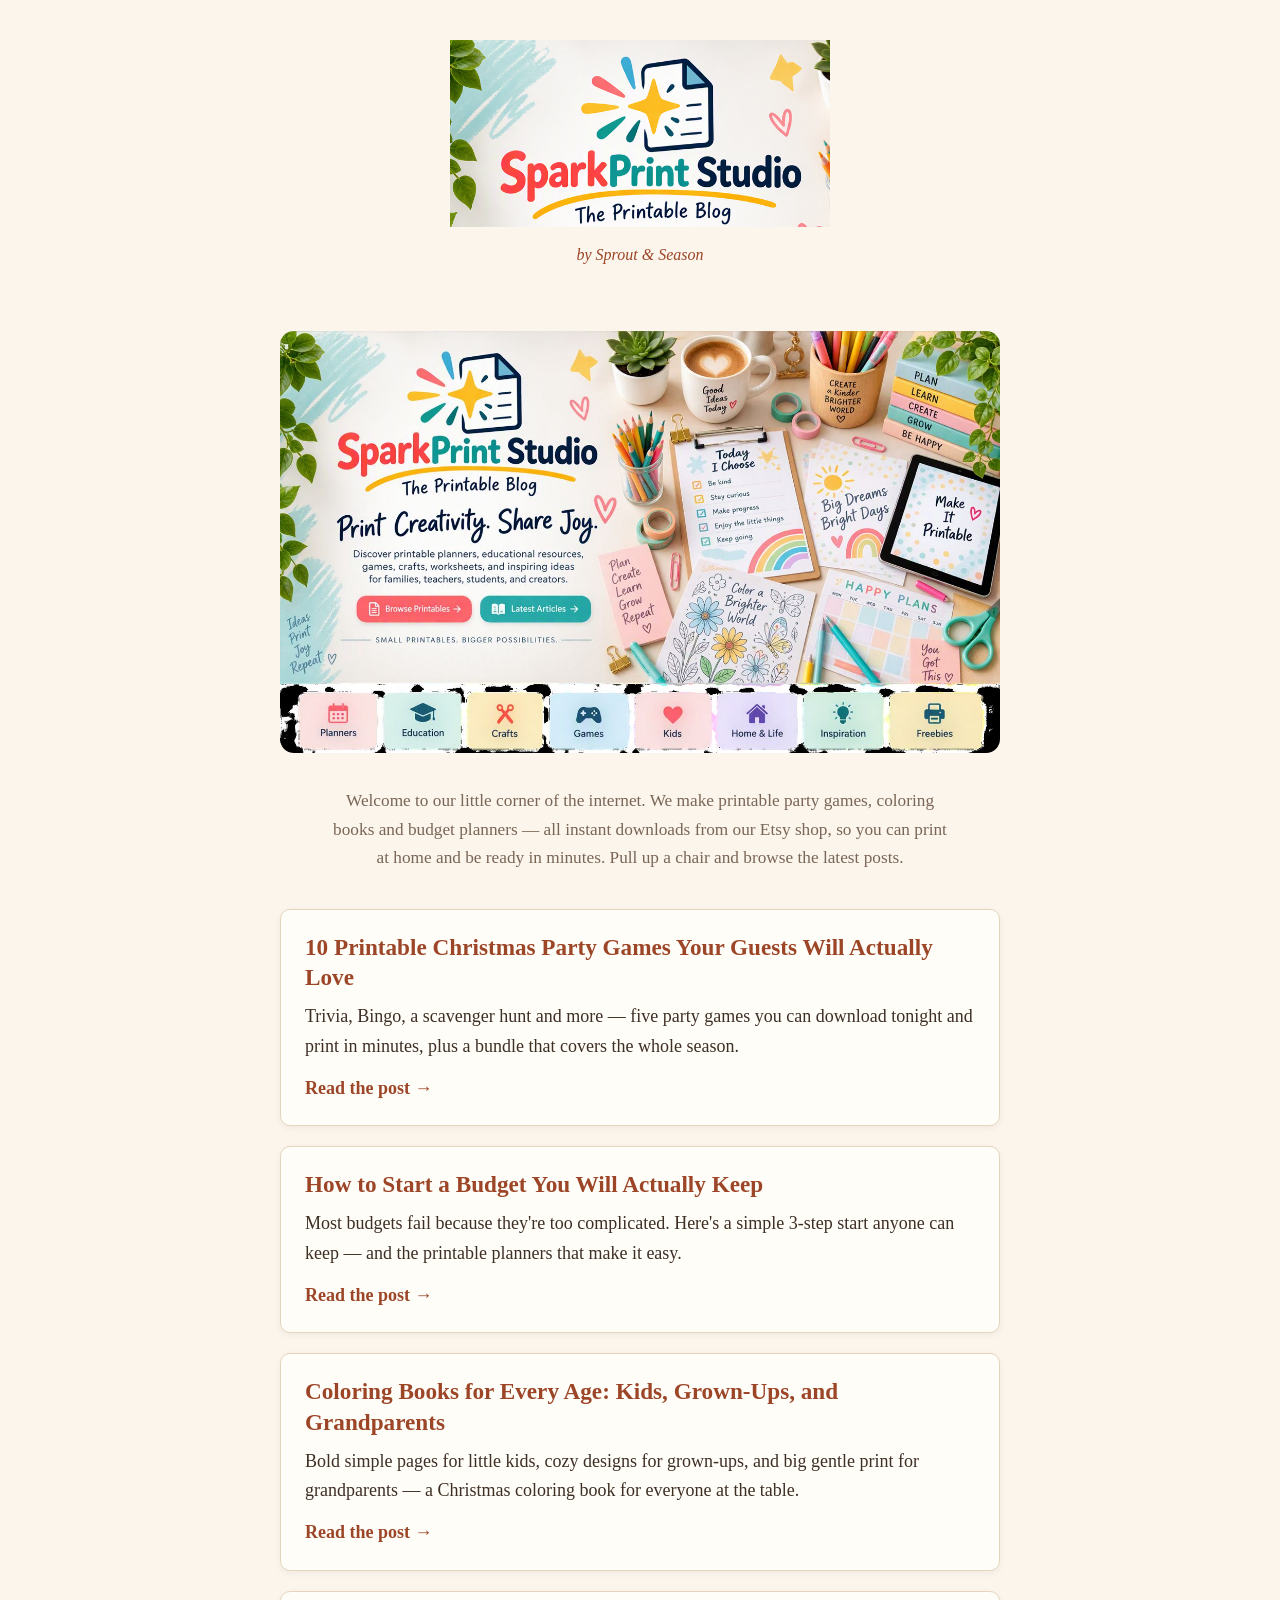
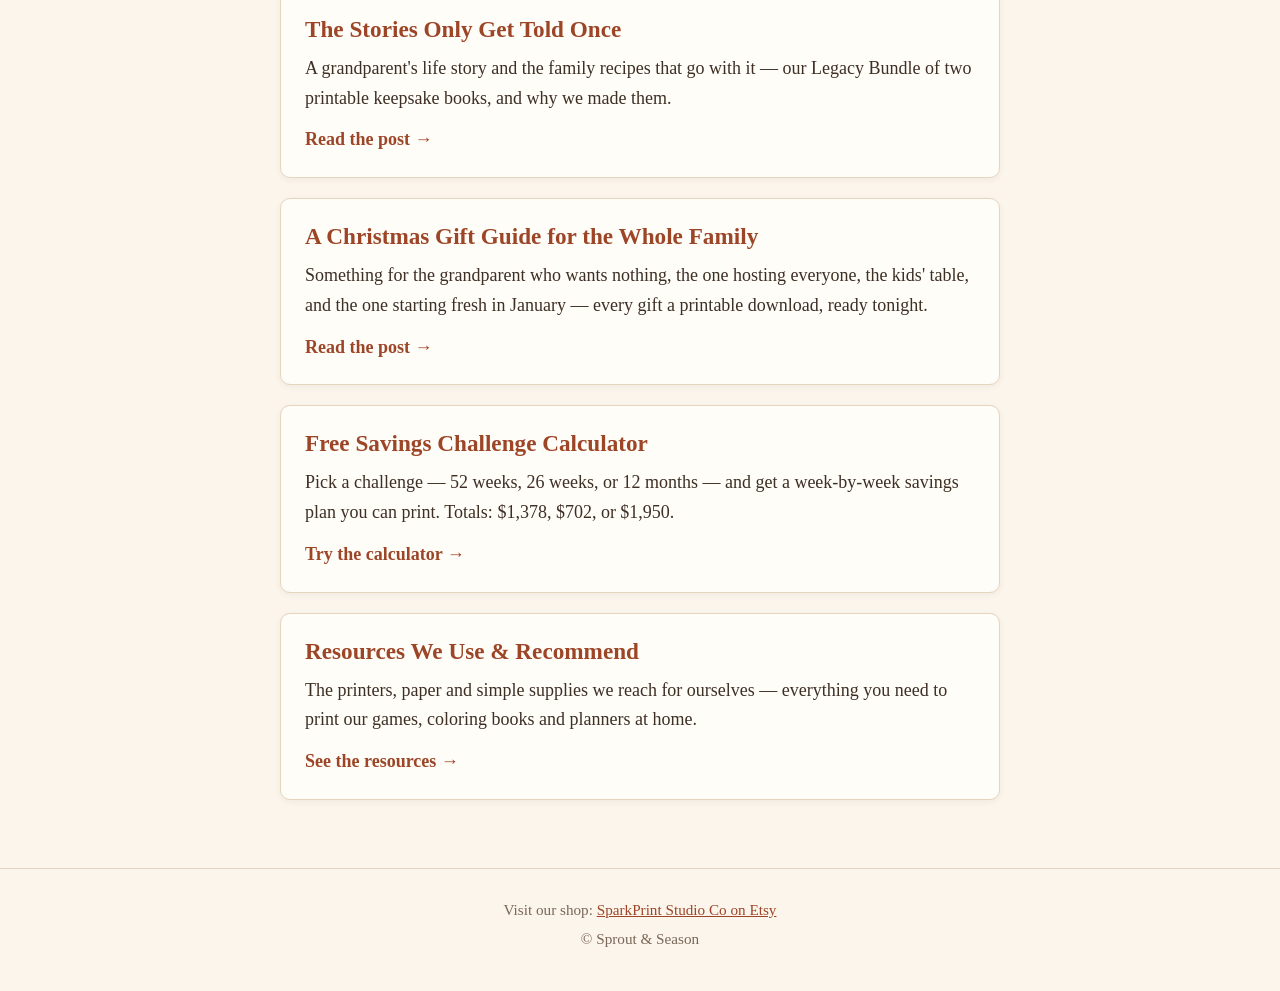
<file: index.html>
<!DOCTYPE html>
<html lang="en">
<head>
<meta charset="UTF-8">
<meta name="viewport" content="width=device-width, initial-scale=1.0">
<title>SparkPrint Studio — The Printable Blog</title>
<meta name="description" content="Printable party games, coloring books and budget planners — friendly ideas and instant downloads from SparkPrint Studio, by Sprout &amp; Season.">
<link rel="stylesheet" href="style.css">
</head>
<body>

<header class="site">
  <a href="index.html"><img class="brand-logo" src="logo.png" alt="SparkPrint Studio — The Printable Blog"></a>
  <p class="byline">by Sprout &amp; Season</p>
</header>

<main>
  <div class="wrap">

    <img class="hero-banner" src="hero-banner.jpg" alt="SparkPrint Studio — printable planners, games, crafts and inspiration for families, teachers and creators">

    <p class="intro">Welcome to our little corner of the internet. We make printable party games, coloring books and budget planners — all instant downloads from our Etsy shop, so you can print at home and be ready in minutes. Pull up a chair and browse the latest posts.</p>

    <div class="card">
      <h2><a href="post-01-christmas-party-games.html">10 Printable Christmas Party Games Your Guests Will Actually Love</a></h2>
      <p>Trivia, Bingo, a scavenger hunt and more — five party games you can download tonight and print in minutes, plus a bundle that covers the whole season.</p>
      <a class="read" href="post-01-christmas-party-games.html">Read the post &rarr;</a>
    </div>

    <div class="card">
      <h2><a href="post-02-start-a-budget.html">How to Start a Budget You Will Actually Keep</a></h2>
      <p>Most budgets fail because they're too complicated. Here's a simple 3-step start anyone can keep — and the printable planners that make it easy.</p>
      <a class="read" href="post-02-start-a-budget.html">Read the post &rarr;</a>
    </div>

    <div class="card">
      <h2><a href="post-03-coloring-books-every-age.html">Coloring Books for Every Age: Kids, Grown-Ups, and Grandparents</a></h2>
      <p>Bold simple pages for little kids, cozy designs for grown-ups, and big gentle print for grandparents — a Christmas coloring book for everyone at the table.</p>
      <a class="read" href="post-03-coloring-books-every-age.html">Read the post &rarr;</a>
    </div>

    <div class="card">
      <h2><a href="post-04-legacy-bundle.html">The Stories Only Get Told Once</a></h2>
      <p>A grandparent's life story and the family recipes that go with it — our Legacy Bundle of two printable keepsake books, and why we made them.</p>
      <a class="read" href="post-04-legacy-bundle.html">Read the post &rarr;</a>
    </div>

    <div class="card">
      <h2><a href="post-05-christmas-gift-guide.html">A Christmas Gift Guide for the Whole Family</a></h2>
      <p>Something for the grandparent who wants nothing, the one hosting everyone, the kids' table, and the one starting fresh in January — every gift a printable download, ready tonight.</p>
      <a class="read" href="post-05-christmas-gift-guide.html">Read the post &rarr;</a>
    </div>

    <div class="card">
      <h2><a href="tool-savings-calculator.html">Free Savings Challenge Calculator</a></h2>
      <p>Pick a challenge — 52 weeks, 26 weeks, or 12 months — and get a week-by-week savings plan you can print. Totals: $1,378, $702, or $1,950.</p>
      <a class="read" href="tool-savings-calculator.html">Try the calculator &rarr;</a>
    </div>

    <div class="card">
      <h2><a href="resources.html">Resources We Use &amp; Recommend</a></h2>
      <p>The printers, paper and simple supplies we reach for ourselves — everything you need to print our games, coloring books and planners at home.</p>
      <a class="read" href="resources.html">See the resources &rarr;</a>
    </div>

  </div>
</main>

<footer class="site">
  <p>Visit our shop: <a href="https://www.etsy.com/shop/SparkPrintStudioCo">SparkPrint Studio Co on Etsy</a></p>
  <p>&copy; Sprout &amp; Season</p>
</footer>

</body>
</html>
</file>
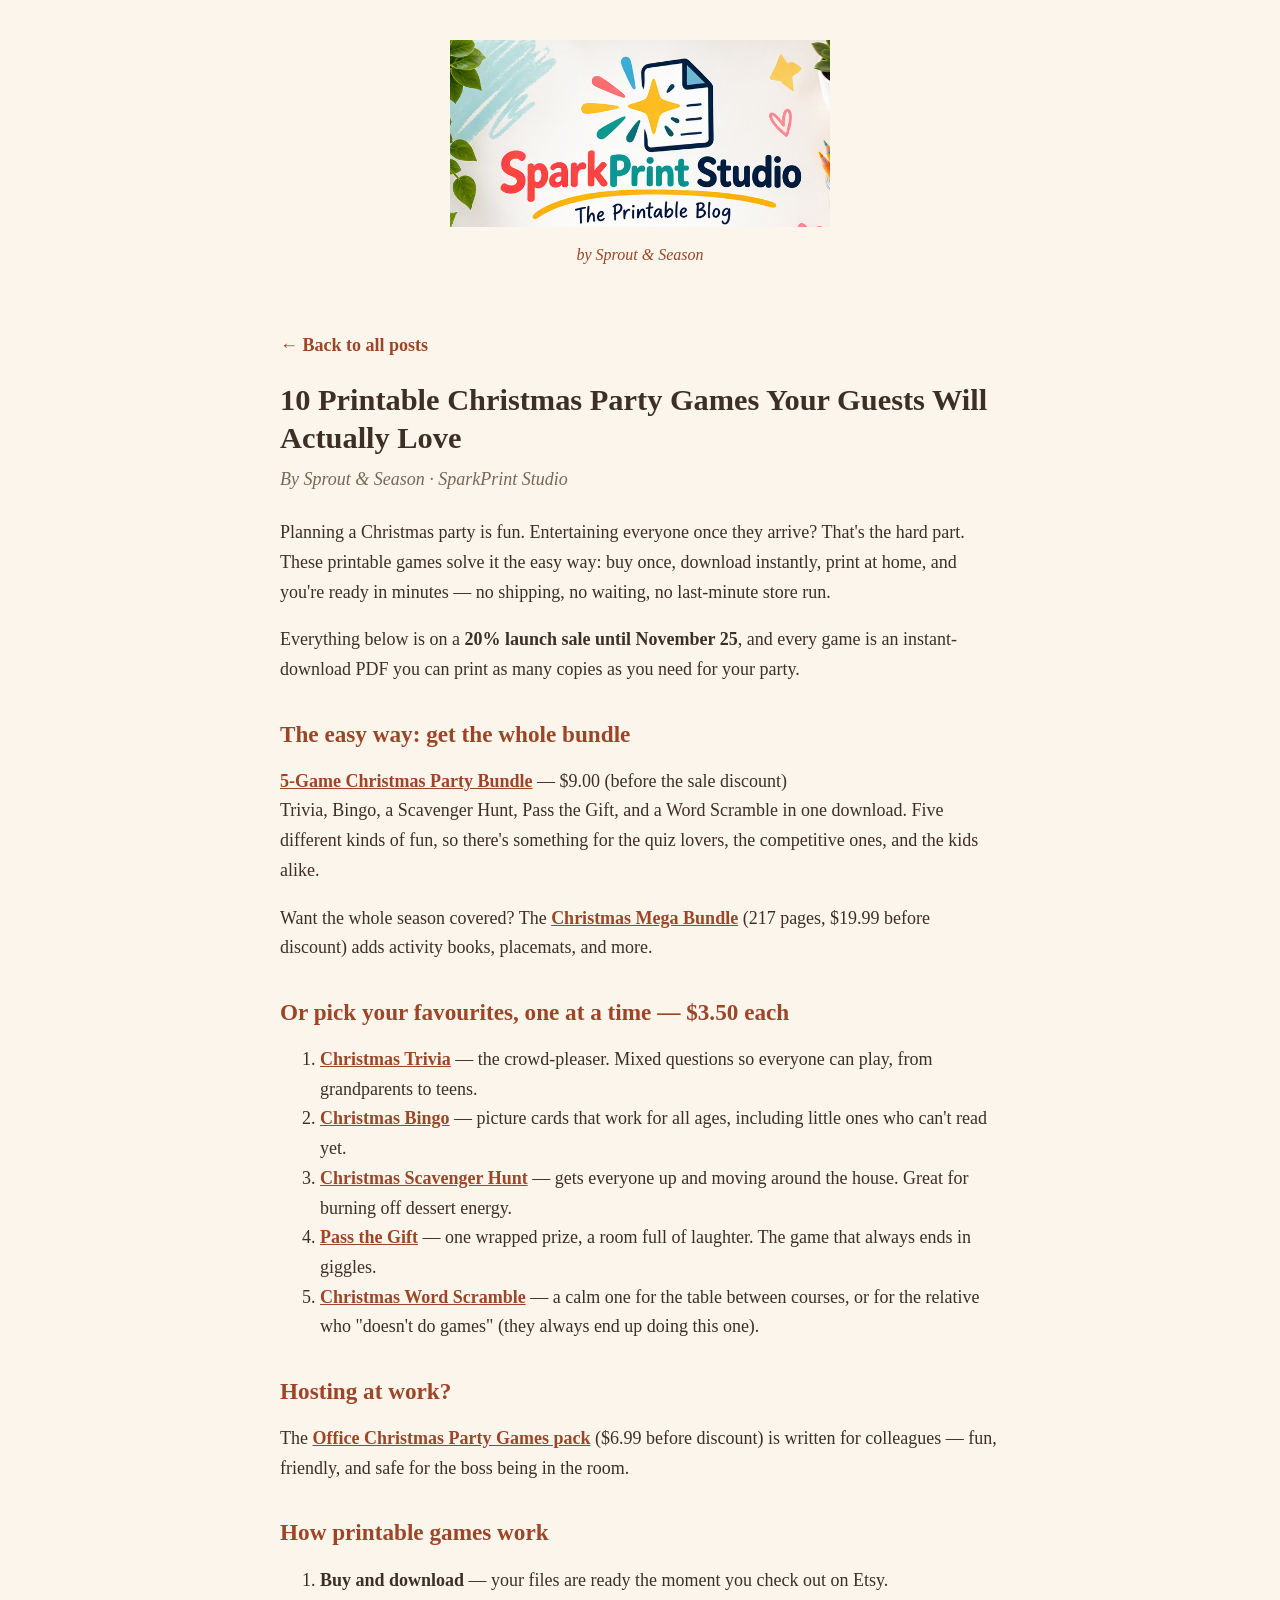
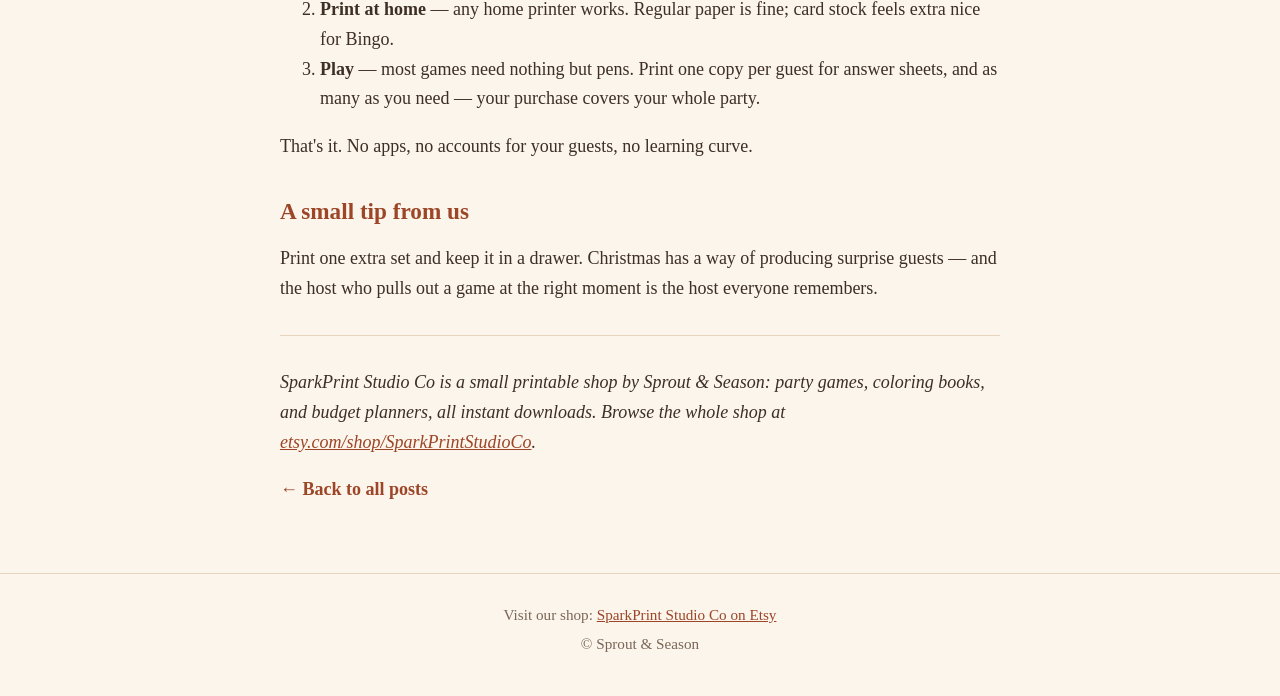
<file: post-01-christmas-party-games.html>
<!DOCTYPE html>
<html lang="en">
<head>
<meta charset="UTF-8">
<meta name="viewport" content="width=device-width, initial-scale=1.0">
<title>10 Printable Christmas Party Games Your Guests Will Actually Love — SparkPrint Studio</title>
<link rel="stylesheet" href="style.css">
</head>
<body>

<header class="site">
  <a href="index.html"><img class="brand-logo" src="logo.png" alt="SparkPrint Studio — The Printable Blog"></a>
  <p class="byline">by Sprout &amp; Season</p>
</header>

<main>
  <div class="wrap">
    <a class="back" href="index.html">&larr; Back to all posts</a>

    <article class="post">
      <h1>10 Printable Christmas Party Games Your Guests Will Actually Love</h1>
      <p class="post-byline">By Sprout &amp; Season · SparkPrint Studio</p>

      <p>Planning a Christmas party is fun. Entertaining everyone once they arrive? That's the hard part. These printable games solve it the easy way: buy once, download instantly, print at home, and you're ready in minutes — no shipping, no waiting, no last-minute store run.</p>

      <p>Everything below is on a <strong>20% launch sale until November 25</strong>, and every game is an instant-download PDF you can print as many copies as you need for your party.</p>

      <h2>The easy way: get the whole bundle</h2>

      <p><strong><a href="https://www.etsy.com/listing/4614892329">5-Game Christmas Party Bundle</a></strong> — $9.00 (before the sale discount)<br>
      Trivia, Bingo, a Scavenger Hunt, Pass the Gift, and a Word Scramble in one download. Five different kinds of fun, so there's something for the quiz lovers, the competitive ones, and the kids alike.</p>

      <p>Want the whole season covered? The <strong><a href="https://www.etsy.com/listing/4615252854">Christmas Mega Bundle</a></strong> (217 pages, $19.99 before discount) adds activity books, placemats, and more.</p>

      <h2>Or pick your favourites, one at a time — $3.50 each</h2>

      <ol>
        <li><strong><a href="https://www.etsy.com/listing/4614908148">Christmas Trivia</a></strong> — the crowd-pleaser. Mixed questions so everyone can play, from grandparents to teens.</li>
        <li><strong><a href="https://www.etsy.com/listing/4614909458">Christmas Bingo</a></strong> — picture cards that work for all ages, including little ones who can't read yet.</li>
        <li><strong><a href="https://www.etsy.com/listing/4614896471">Christmas Scavenger Hunt</a></strong> — gets everyone up and moving around the house. Great for burning off dessert energy.</li>
        <li><strong><a href="https://www.etsy.com/listing/4614911792">Pass the Gift</a></strong> — one wrapped prize, a room full of laughter. The game that always ends in giggles.</li>
        <li><strong><a href="https://www.etsy.com/listing/4614899047">Christmas Word Scramble</a></strong> — a calm one for the table between courses, or for the relative who "doesn't do games" (they always end up doing this one).</li>
      </ol>

      <h2>Hosting at work?</h2>

      <p>The <strong><a href="https://www.etsy.com/listing/4615247830">Office Christmas Party Games pack</a></strong> ($6.99 before discount) is written for colleagues — fun, friendly, and safe for the boss being in the room.</p>

      <h2>How printable games work</h2>

      <ol>
        <li><strong>Buy and download</strong> — your files are ready the moment you check out on Etsy.</li>
        <li><strong>Print at home</strong> — any home printer works. Regular paper is fine; card stock feels extra nice for Bingo.</li>
        <li><strong>Play</strong> — most games need nothing but pens. Print one copy per guest for answer sheets, and as many as you need — your purchase covers your whole party.</li>
      </ol>

      <p>That's it. No apps, no accounts for your guests, no learning curve.</p>

      <h2>A small tip from us</h2>

      <p>Print one extra set and keep it in a drawer. Christmas has a way of producing surprise guests — and the host who pulls out a game at the right moment is the host everyone remembers.</p>

      <hr>

      <p><em>SparkPrint Studio Co is a small printable shop by Sprout &amp; Season: party games, coloring books, and budget planners, all instant downloads. Browse the whole shop at <a href="https://www.etsy.com/shop/SparkPrintStudioCo">etsy.com/shop/SparkPrintStudioCo</a>.</em></p>
    </article>

    <a class="back" href="index.html">&larr; Back to all posts</a>
  </div>
</main>

<footer class="site">
  <p>Visit our shop: <a href="https://www.etsy.com/shop/SparkPrintStudioCo">SparkPrint Studio Co on Etsy</a></p>
  <p>&copy; Sprout &amp; Season</p>
</footer>

</body>
</html>
</file>
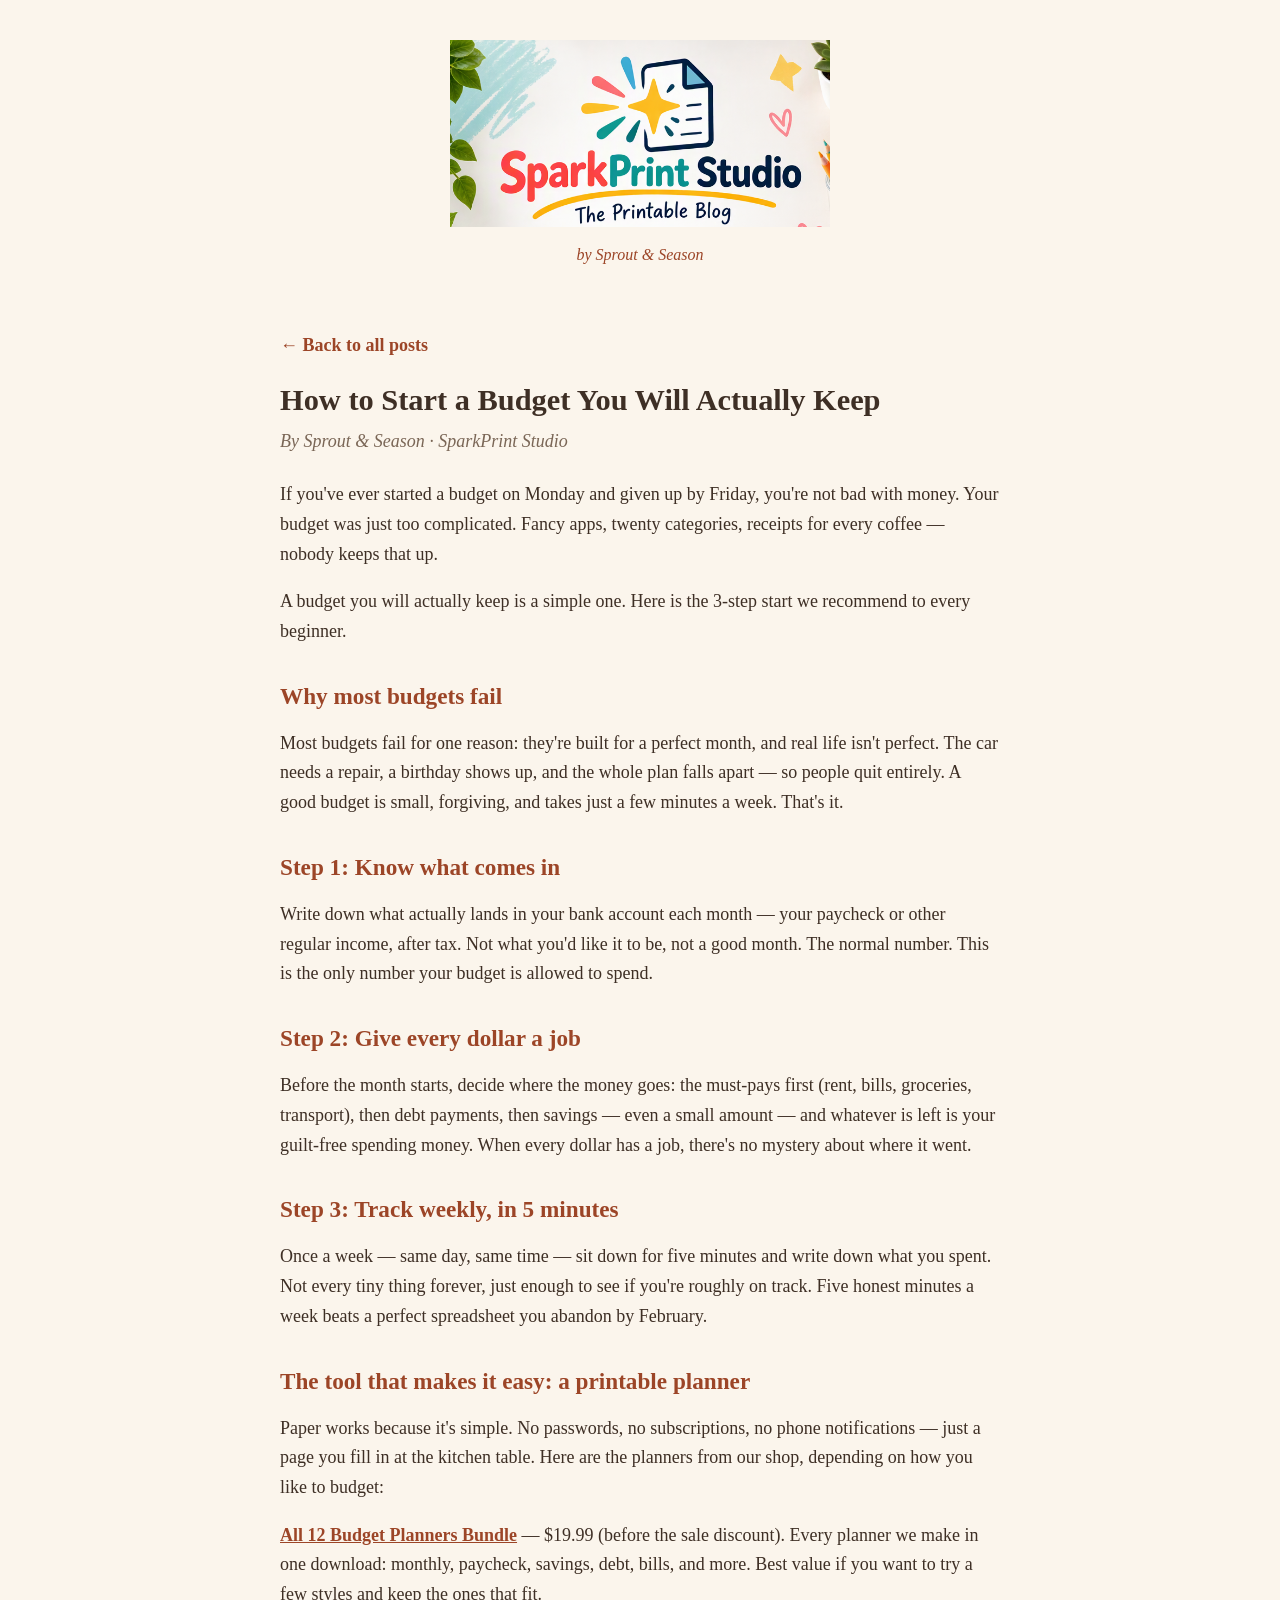
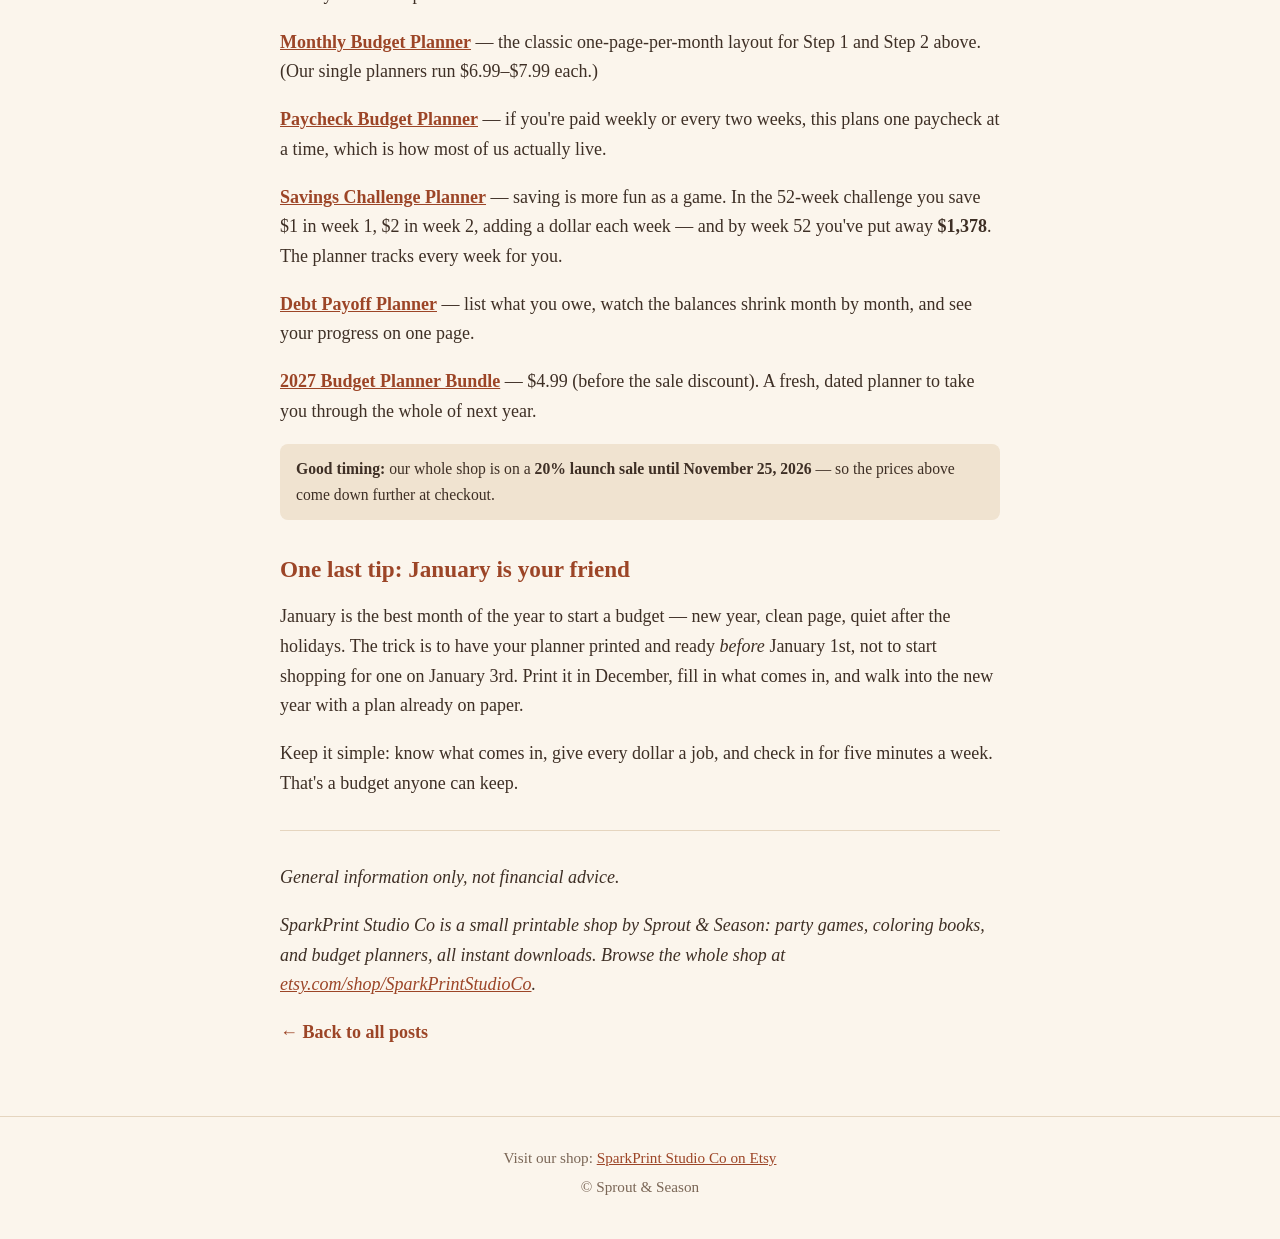
<file: post-02-start-a-budget.html>
<!DOCTYPE html>
<html lang="en">
<head>
<meta charset="UTF-8">
<meta name="viewport" content="width=device-width, initial-scale=1.0">
<title>How to Start a Budget You Will Actually Keep — SparkPrint Studio</title>
<link rel="stylesheet" href="style.css">
</head>
<body>

<header class="site">
  <a href="index.html"><img class="brand-logo" src="logo.png" alt="SparkPrint Studio — The Printable Blog"></a>
  <p class="byline">by Sprout &amp; Season</p>
</header>

<main>
  <div class="wrap">
    <a class="back" href="index.html">&larr; Back to all posts</a>

    <article class="post">
      <h1>How to Start a Budget You Will Actually Keep</h1>
      <p class="post-byline">By Sprout &amp; Season · SparkPrint Studio</p>

      <p>If you've ever started a budget on Monday and given up by Friday, you're not bad with money. Your budget was just too complicated. Fancy apps, twenty categories, receipts for every coffee — nobody keeps that up.</p>

      <p>A budget you will actually keep is a simple one. Here is the 3-step start we recommend to every beginner.</p>

      <h2>Why most budgets fail</h2>

      <p>Most budgets fail for one reason: they're built for a perfect month, and real life isn't perfect. The car needs a repair, a birthday shows up, and the whole plan falls apart — so people quit entirely. A good budget is small, forgiving, and takes just a few minutes a week. That's it.</p>

      <h2>Step 1: Know what comes in</h2>

      <p>Write down what actually lands in your bank account each month — your paycheck or other regular income, after tax. Not what you'd like it to be, not a good month. The normal number. This is the only number your budget is allowed to spend.</p>

      <h2>Step 2: Give every dollar a job</h2>

      <p>Before the month starts, decide where the money goes: the must-pays first (rent, bills, groceries, transport), then debt payments, then savings — even a small amount — and whatever is left is your guilt-free spending money. When every dollar has a job, there's no mystery about where it went.</p>

      <h2>Step 3: Track weekly, in 5 minutes</h2>

      <p>Once a week — same day, same time — sit down for five minutes and write down what you spent. Not every tiny thing forever, just enough to see if you're roughly on track. Five honest minutes a week beats a perfect spreadsheet you abandon by February.</p>

      <h2>The tool that makes it easy: a printable planner</h2>

      <p>Paper works because it's simple. No passwords, no subscriptions, no phone notifications — just a page you fill in at the kitchen table. Here are the planners from our shop, depending on how you like to budget:</p>

      <p><strong><a href="https://www.etsy.com/listing/4615171148">All 12 Budget Planners Bundle</a></strong> — $19.99 (before the sale discount). Every planner we make in one download: monthly, paycheck, savings, debt, bills, and more. Best value if you want to try a few styles and keep the ones that fit.</p>

      <p><strong><a href="https://www.etsy.com/listing/4615172942">Monthly Budget Planner</a></strong> — the classic one-page-per-month layout for Step 1 and Step 2 above. (Our single planners run $6.99–$7.99 each.)</p>

      <p><strong><a href="https://www.etsy.com/listing/4615175096">Paycheck Budget Planner</a></strong> — if you're paid weekly or every two weeks, this plans one paycheck at a time, which is how most of us actually live.</p>

      <p><strong><a href="https://www.etsy.com/listing/4615177938">Savings Challenge Planner</a></strong> — saving is more fun as a game. In the 52-week challenge you save $1 in week 1, $2 in week 2, adding a dollar each week — and by week 52 you've put away <strong>$1,378</strong>. The planner tracks every week for you.</p>

      <p><strong><a href="https://www.etsy.com/listing/4615163513">Debt Payoff Planner</a></strong> — list what you owe, watch the balances shrink month by month, and see your progress on one page.</p>

      <p><strong><a href="https://www.etsy.com/listing/4615883587">2027 Budget Planner Bundle</a></strong> — $4.99 (before the sale discount). A fresh, dated planner to take you through the whole of next year.</p>

      <p class="sale-note"><strong>Good timing:</strong> our whole shop is on a <strong>20% launch sale until November 25, 2026</strong> — so the prices above come down further at checkout.</p>

      <h2>One last tip: January is your friend</h2>

      <p>January is the best month of the year to start a budget — new year, clean page, quiet after the holidays. The trick is to have your planner printed and ready <em>before</em> January 1st, not to start shopping for one on January 3rd. Print it in December, fill in what comes in, and walk into the new year with a plan already on paper.</p>

      <p>Keep it simple: know what comes in, give every dollar a job, and check in for five minutes a week. That's a budget anyone can keep.</p>

      <hr>

      <p><em>General information only, not financial advice.</em></p>

      <p><em>SparkPrint Studio Co is a small printable shop by Sprout &amp; Season: party games, coloring books, and budget planners, all instant downloads. Browse the whole shop at <a href="https://www.etsy.com/shop/SparkPrintStudioCo">etsy.com/shop/SparkPrintStudioCo</a>.</em></p>
    </article>

    <a class="back" href="index.html">&larr; Back to all posts</a>
  </div>
</main>

<footer class="site">
  <p>Visit our shop: <a href="https://www.etsy.com/shop/SparkPrintStudioCo">SparkPrint Studio Co on Etsy</a></p>
  <p>&copy; Sprout &amp; Season</p>
</footer>

</body>
</html>
</file>
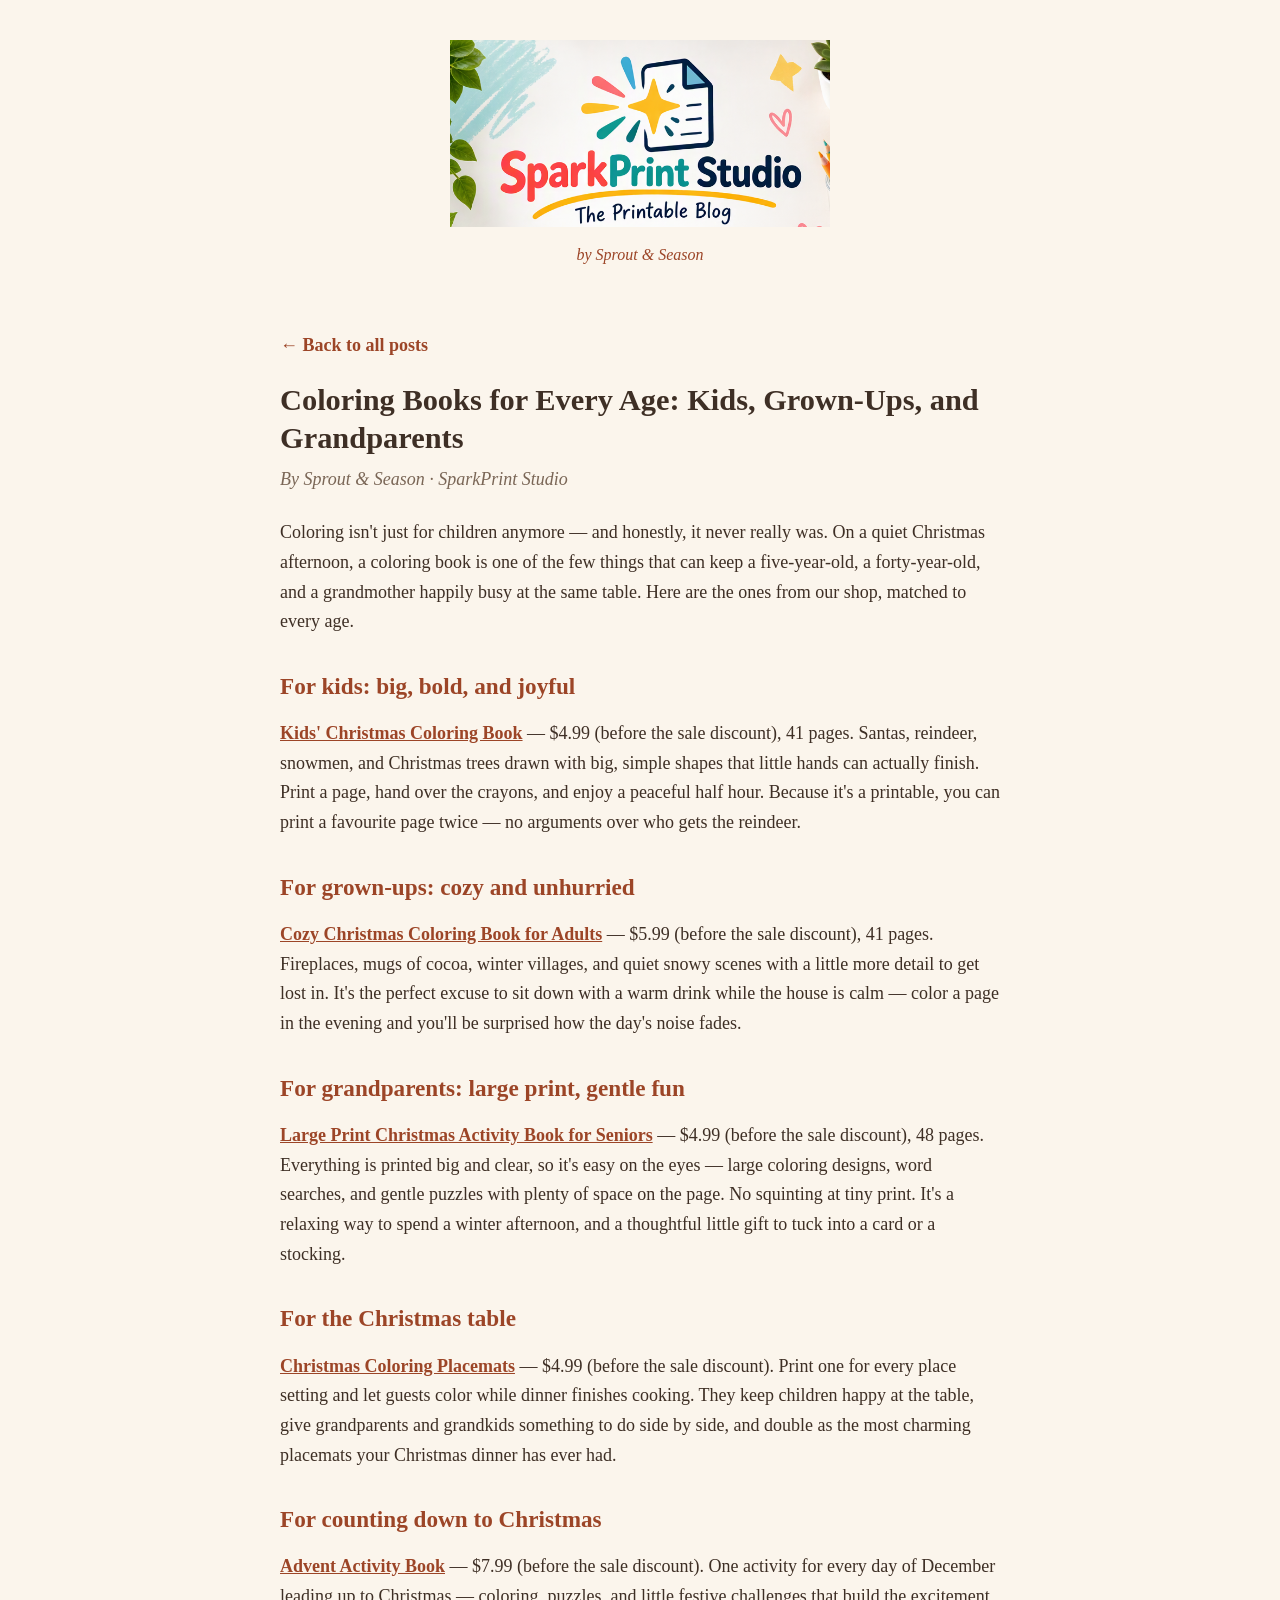
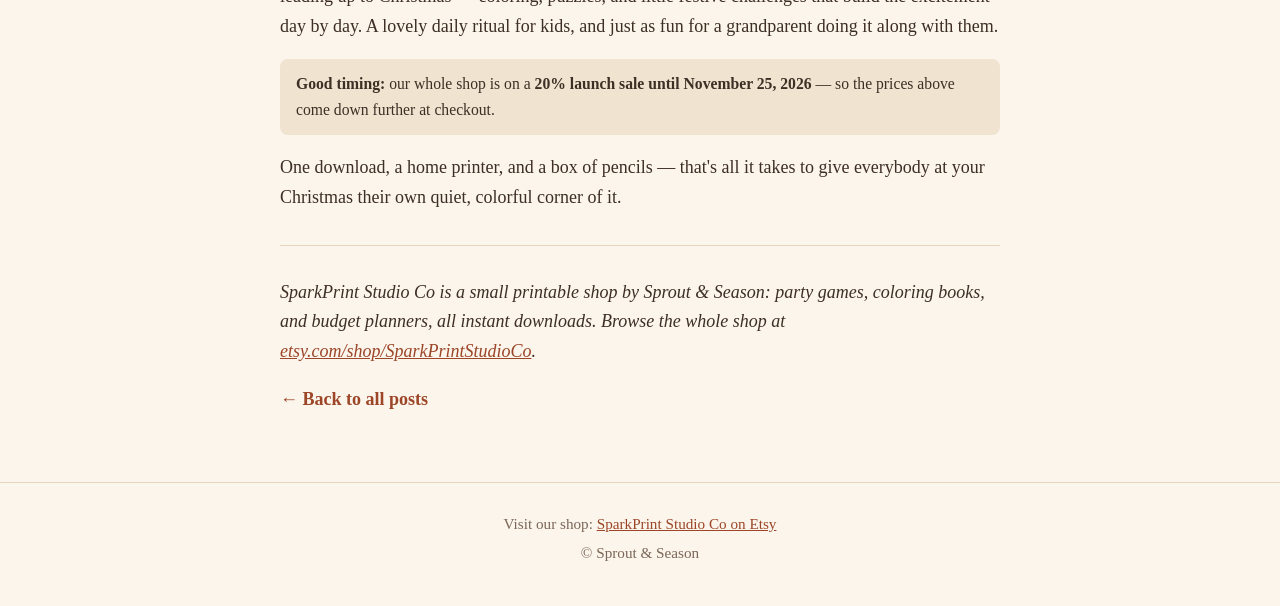
<file: post-03-coloring-books-every-age.html>
<!DOCTYPE html>
<html lang="en">
<head>
<meta charset="UTF-8">
<meta name="viewport" content="width=device-width, initial-scale=1.0">
<title>Coloring Books for Every Age: Kids, Grown-Ups, and Grandparents — SparkPrint Studio</title>
<link rel="stylesheet" href="style.css">
</head>
<body>

<header class="site">
  <a href="index.html"><img class="brand-logo" src="logo.png" alt="SparkPrint Studio — The Printable Blog"></a>
  <p class="byline">by Sprout &amp; Season</p>
</header>

<main>
  <div class="wrap">
    <a class="back" href="index.html">&larr; Back to all posts</a>

    <article class="post">
      <h1>Coloring Books for Every Age: Kids, Grown-Ups, and Grandparents</h1>
      <p class="post-byline">By Sprout &amp; Season · SparkPrint Studio</p>

      <p>Coloring isn't just for children anymore — and honestly, it never really was. On a quiet Christmas afternoon, a coloring book is one of the few things that can keep a five-year-old, a forty-year-old, and a grandmother happily busy at the same table. Here are the ones from our shop, matched to every age.</p>

      <h2>For kids: big, bold, and joyful</h2>

      <p><strong><a href="https://www.etsy.com/listing/4615115291">Kids' Christmas Coloring Book</a></strong> — $4.99 (before the sale discount), 41 pages. Santas, reindeer, snowmen, and Christmas trees drawn with big, simple shapes that little hands can actually finish. Print a page, hand over the crayons, and enjoy a peaceful half hour. Because it's a printable, you can print a favourite page twice — no arguments over who gets the reindeer.</p>

      <h2>For grown-ups: cozy and unhurried</h2>

      <p><strong><a href="https://www.etsy.com/listing/4615133184">Cozy Christmas Coloring Book for Adults</a></strong> — $5.99 (before the sale discount), 41 pages. Fireplaces, mugs of cocoa, winter villages, and quiet snowy scenes with a little more detail to get lost in. It's the perfect excuse to sit down with a warm drink while the house is calm — color a page in the evening and you'll be surprised how the day's noise fades.</p>

      <h2>For grandparents: large print, gentle fun</h2>

      <p><strong><a href="https://www.etsy.com/listing/4615117473">Large Print Christmas Activity Book for Seniors</a></strong> — $4.99 (before the sale discount), 48 pages. Everything is printed big and clear, so it's easy on the eyes — large coloring designs, word searches, and gentle puzzles with plenty of space on the page. No squinting at tiny print. It's a relaxing way to spend a winter afternoon, and a thoughtful little gift to tuck into a card or a stocking.</p>

      <h2>For the Christmas table</h2>

      <p><strong><a href="https://www.etsy.com/listing/4615233321">Christmas Coloring Placemats</a></strong> — $4.99 (before the sale discount). Print one for every place setting and let guests color while dinner finishes cooking. They keep children happy at the table, give grandparents and grandkids something to do side by side, and double as the most charming placemats your Christmas dinner has ever had.</p>

      <h2>For counting down to Christmas</h2>

      <p><strong><a href="https://www.etsy.com/listing/4615231549">Advent Activity Book</a></strong> — $7.99 (before the sale discount). One activity for every day of December leading up to Christmas — coloring, puzzles, and little festive challenges that build the excitement day by day. A lovely daily ritual for kids, and just as fun for a grandparent doing it along with them.</p>

      <p class="sale-note"><strong>Good timing:</strong> our whole shop is on a <strong>20% launch sale until November 25, 2026</strong> — so the prices above come down further at checkout.</p>

      <p>One download, a home printer, and a box of pencils — that's all it takes to give everybody at your Christmas their own quiet, colorful corner of it.</p>

      <hr>

      <p><em>SparkPrint Studio Co is a small printable shop by Sprout &amp; Season: party games, coloring books, and budget planners, all instant downloads. Browse the whole shop at <a href="https://www.etsy.com/shop/SparkPrintStudioCo">etsy.com/shop/SparkPrintStudioCo</a>.</em></p>
    </article>

    <a class="back" href="index.html">&larr; Back to all posts</a>
  </div>
</main>

<footer class="site">
  <p>Visit our shop: <a href="https://www.etsy.com/shop/SparkPrintStudioCo">SparkPrint Studio Co on Etsy</a></p>
  <p>&copy; Sprout &amp; Season</p>
</footer>

</body>
</html>
</file>
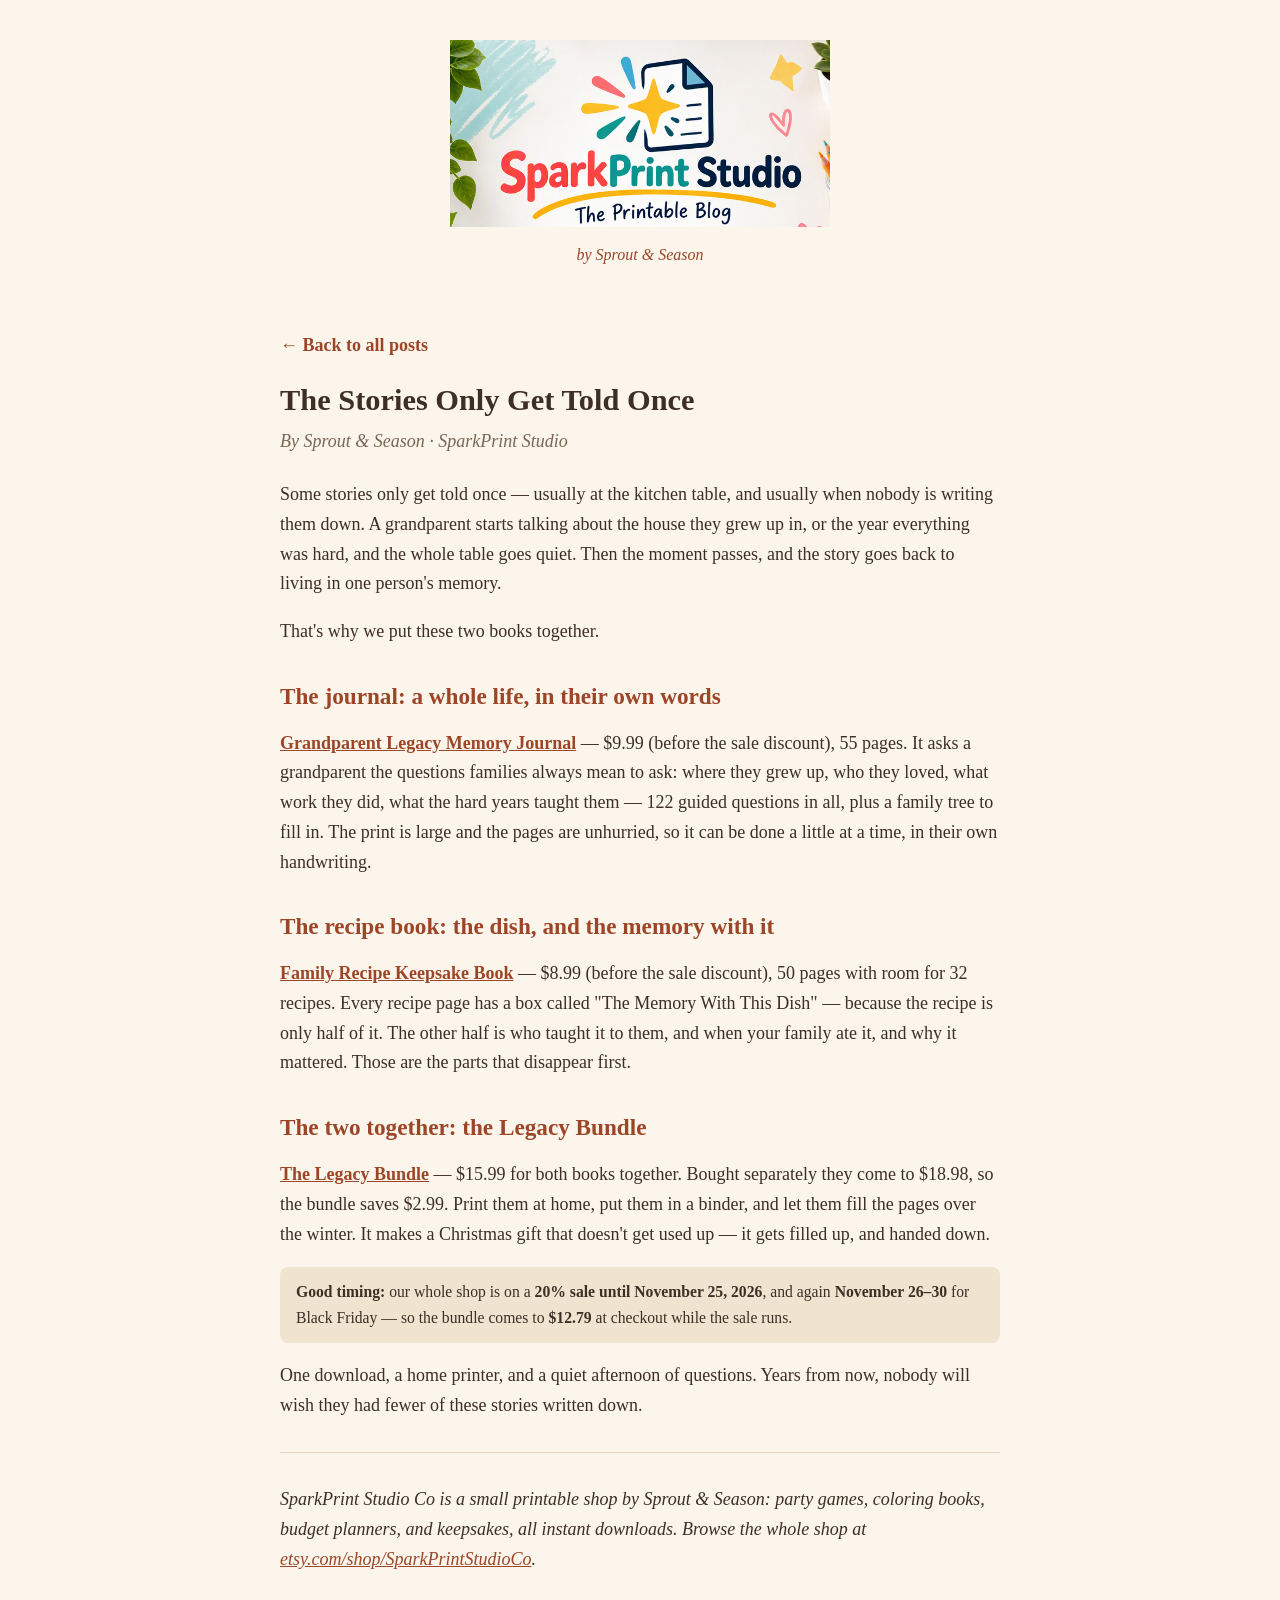
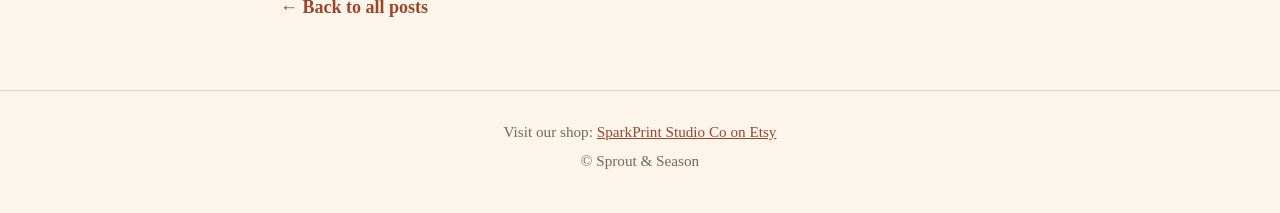
<file: post-04-legacy-bundle.html>
<!DOCTYPE html>
<html lang="en">
<head>
<meta charset="UTF-8">
<meta name="viewport" content="width=device-width, initial-scale=1.0">
<title>The Stories Only Get Told Once: Our Legacy Bundle — SparkPrint Studio</title>
<link rel="stylesheet" href="style.css">
</head>
<body>

<header class="site">
  <a href="index.html"><img class="brand-logo" src="logo.png" alt="SparkPrint Studio — The Printable Blog"></a>
  <p class="byline">by Sprout &amp; Season</p>
</header>

<main>
  <div class="wrap">
    <a class="back" href="index.html">&larr; Back to all posts</a>

    <article class="post">
      <h1>The Stories Only Get Told Once</h1>
      <p class="post-byline">By Sprout &amp; Season · SparkPrint Studio</p>

      <p>Some stories only get told once — usually at the kitchen table, and usually when nobody is writing them down. A grandparent starts talking about the house they grew up in, or the year everything was hard, and the whole table goes quiet. Then the moment passes, and the story goes back to living in one person's memory.</p>

      <p>That's why we put these two books together.</p>

      <h2>The journal: a whole life, in their own words</h2>

      <p><strong><a href="https://www.etsy.com/listing/4620538136">Grandparent Legacy Memory Journal</a></strong> — $9.99 (before the sale discount), 55 pages. It asks a grandparent the questions families always mean to ask: where they grew up, who they loved, what work they did, what the hard years taught them — 122 guided questions in all, plus a family tree to fill in. The print is large and the pages are unhurried, so it can be done a little at a time, in their own handwriting.</p>

      <h2>The recipe book: the dish, and the memory with it</h2>

      <p><strong><a href="https://www.etsy.com/listing/4620551930">Family Recipe Keepsake Book</a></strong> — $8.99 (before the sale discount), 50 pages with room for 32 recipes. Every recipe page has a box called "The Memory With This Dish" — because the recipe is only half of it. The other half is who taught it to them, and when your family ate it, and why it mattered. Those are the parts that disappear first.</p>

      <h2>The two together: the Legacy Bundle</h2>

      <p><strong><a href="https://www.etsy.com/listing/4620551179">The Legacy Bundle</a></strong> — $15.99 for both books together. Bought separately they come to $18.98, so the bundle saves $2.99. Print them at home, put them in a binder, and let them fill the pages over the winter. It makes a Christmas gift that doesn't get used up — it gets filled up, and handed down.</p>

      <p class="sale-note"><strong>Good timing:</strong> our whole shop is on a <strong>20% sale until November 25, 2026</strong>, and again <strong>November 26–30</strong> for Black Friday — so the bundle comes to <strong>$12.79</strong> at checkout while the sale runs.</p>

      <p>One download, a home printer, and a quiet afternoon of questions. Years from now, nobody will wish they had fewer of these stories written down.</p>

      <hr>

      <p><em>SparkPrint Studio Co is a small printable shop by Sprout &amp; Season: party games, coloring books, budget planners, and keepsakes, all instant downloads. Browse the whole shop at <a href="https://www.etsy.com/shop/SparkPrintStudioCo">etsy.com/shop/SparkPrintStudioCo</a>.</em></p>
    </article>

    <a class="back" href="index.html">&larr; Back to all posts</a>
  </div>
</main>

<footer class="site">
  <p>Visit our shop: <a href="https://www.etsy.com/shop/SparkPrintStudioCo">SparkPrint Studio Co on Etsy</a></p>
  <p>&copy; Sprout &amp; Season</p>
</footer>

</body>
</html>
</file>
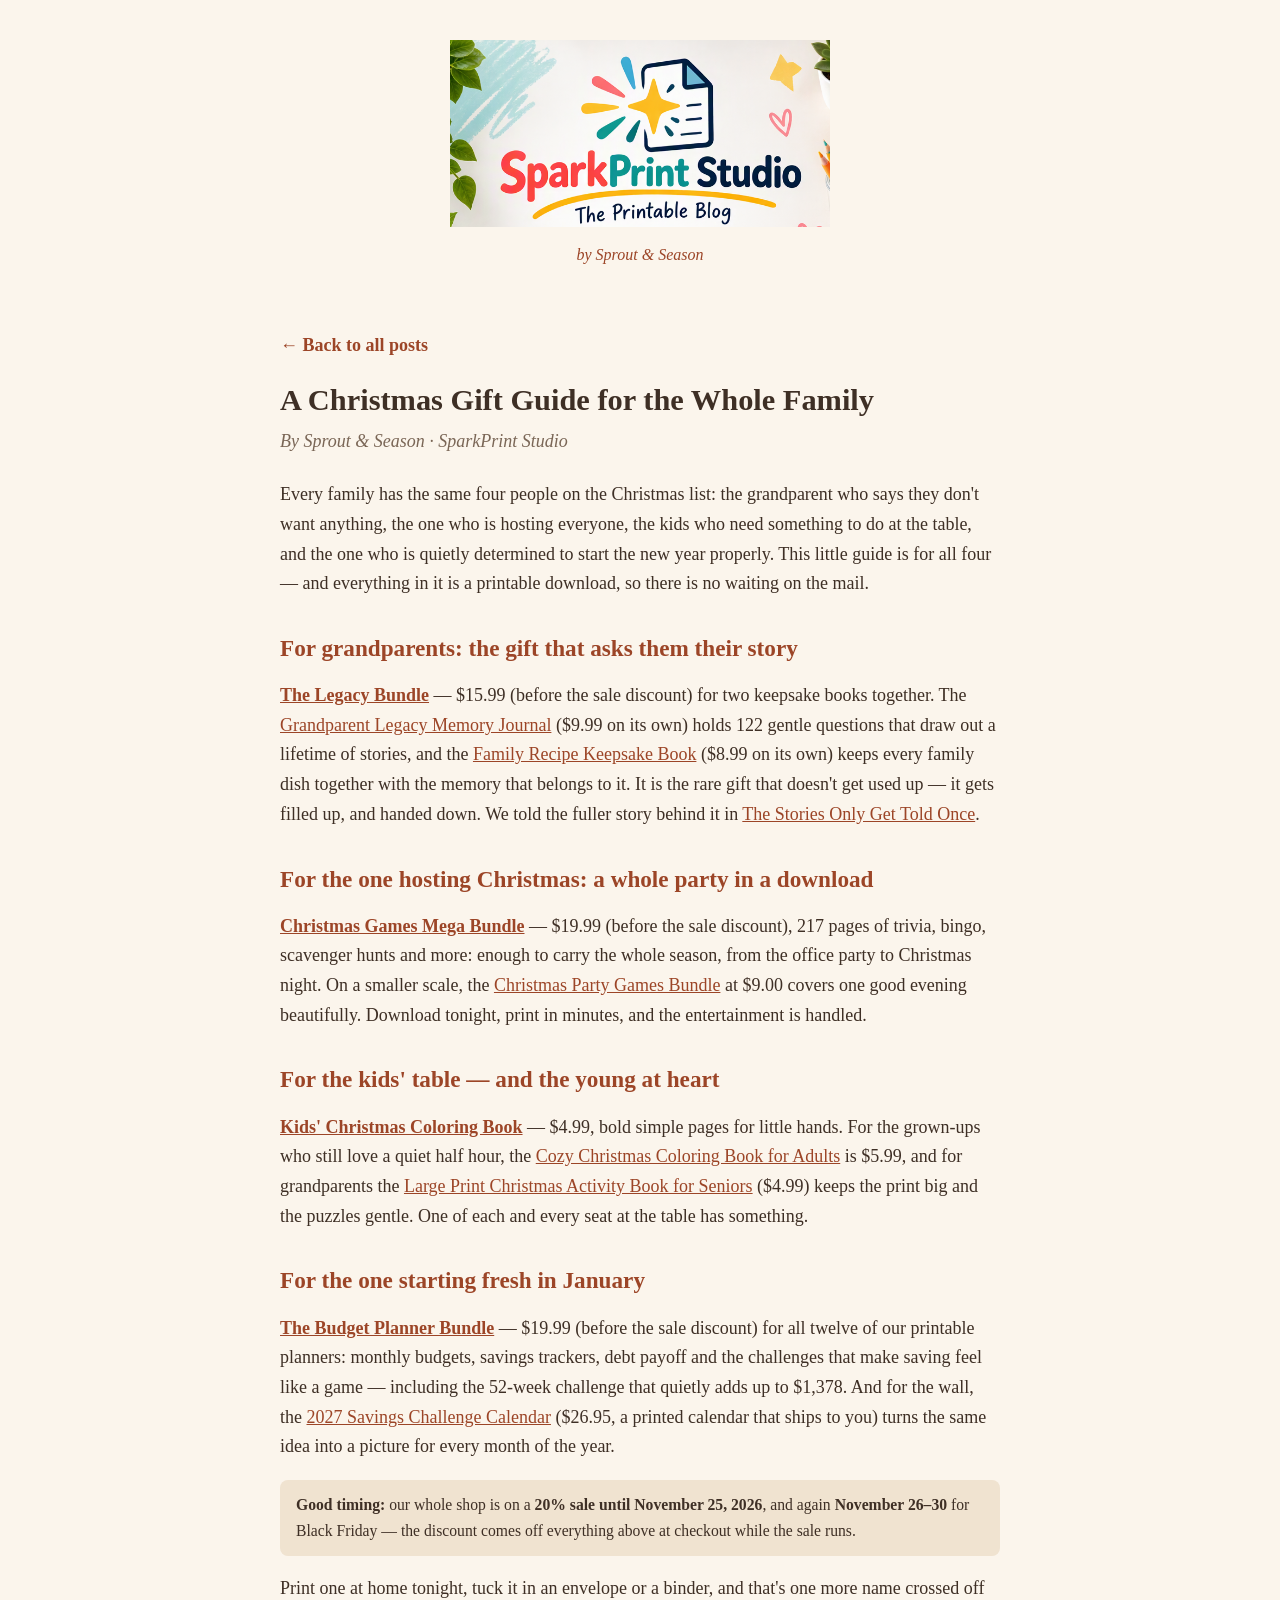
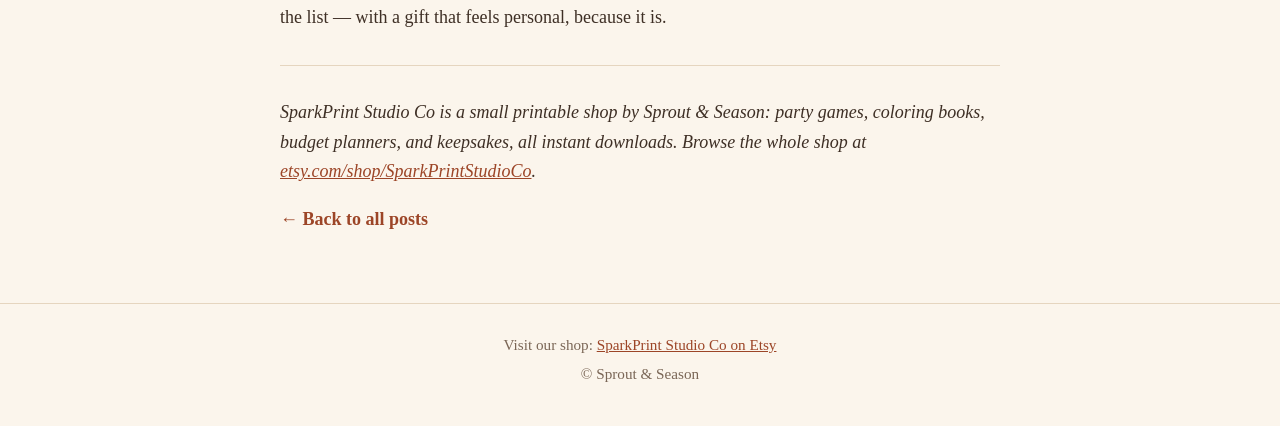
<file: post-05-christmas-gift-guide.html>
<!DOCTYPE html>
<html lang="en">
<head>
<meta charset="UTF-8">
<meta name="viewport" content="width=device-width, initial-scale=1.0">
<title>A Christmas Gift Guide for the Whole Family — SparkPrint Studio</title>
<link rel="stylesheet" href="style.css">
</head>
<body>

<header class="site">
  <a href="index.html"><img class="brand-logo" src="logo.png" alt="SparkPrint Studio — The Printable Blog"></a>
  <p class="byline">by Sprout &amp; Season</p>
</header>

<main>
  <div class="wrap">
    <a class="back" href="index.html">&larr; Back to all posts</a>

    <article class="post">
      <h1>A Christmas Gift Guide for the Whole Family</h1>
      <p class="post-byline">By Sprout &amp; Season · SparkPrint Studio</p>

      <p>Every family has the same four people on the Christmas list: the grandparent who says they don't want anything, the one who is hosting everyone, the kids who need something to do at the table, and the one who is quietly determined to start the new year properly. This little guide is for all four — and everything in it is a printable download, so there is no waiting on the mail.</p>

      <h2>For grandparents: the gift that asks them their story</h2>

      <p><strong><a href="https://www.etsy.com/listing/4620551179">The Legacy Bundle</a></strong> — $15.99 (before the sale discount) for two keepsake books together. The <a href="https://www.etsy.com/listing/4620538136">Grandparent Legacy Memory Journal</a> ($9.99 on its own) holds 122 gentle questions that draw out a lifetime of stories, and the <a href="https://www.etsy.com/listing/4620551930">Family Recipe Keepsake Book</a> ($8.99 on its own) keeps every family dish together with the memory that belongs to it. It is the rare gift that doesn't get used up — it gets filled up, and handed down. We told the fuller story behind it in <a href="post-04-legacy-bundle.html">The Stories Only Get Told Once</a>.</p>

      <h2>For the one hosting Christmas: a whole party in a download</h2>

      <p><strong><a href="https://www.etsy.com/listing/4615252854">Christmas Games Mega Bundle</a></strong> — $19.99 (before the sale discount), 217 pages of trivia, bingo, scavenger hunts and more: enough to carry the whole season, from the office party to Christmas night. On a smaller scale, the <a href="https://www.etsy.com/listing/4614892329">Christmas Party Games Bundle</a> at $9.00 covers one good evening beautifully. Download tonight, print in minutes, and the entertainment is handled.</p>

      <h2>For the kids' table — and the young at heart</h2>

      <p><strong><a href="https://www.etsy.com/listing/4615115291">Kids' Christmas Coloring Book</a></strong> — $4.99, bold simple pages for little hands. For the grown-ups who still love a quiet half hour, the <a href="https://www.etsy.com/listing/4615133184">Cozy Christmas Coloring Book for Adults</a> is $5.99, and for grandparents the <a href="https://www.etsy.com/listing/4615117473">Large Print Christmas Activity Book for Seniors</a> ($4.99) keeps the print big and the puzzles gentle. One of each and every seat at the table has something.</p>

      <h2>For the one starting fresh in January</h2>

      <p><strong><a href="https://www.etsy.com/listing/4615171148">The Budget Planner Bundle</a></strong> — $19.99 (before the sale discount) for all twelve of our printable planners: monthly budgets, savings trackers, debt payoff and the challenges that make saving feel like a game — including the 52-week challenge that quietly adds up to $1,378. And for the wall, the <a href="https://www.etsy.com/listing/4617435179">2027 Savings Challenge Calendar</a> ($26.95, a printed calendar that ships to you) turns the same idea into a picture for every month of the year.</p>

      <p class="sale-note"><strong>Good timing:</strong> our whole shop is on a <strong>20% sale until November 25, 2026</strong>, and again <strong>November 26–30</strong> for Black Friday — the discount comes off everything above at checkout while the sale runs.</p>

      <p>Print one at home tonight, tuck it in an envelope or a binder, and that's one more name crossed off the list — with a gift that feels personal, because it is.</p>

      <hr>

      <p><em>SparkPrint Studio Co is a small printable shop by Sprout &amp; Season: party games, coloring books, budget planners, and keepsakes, all instant downloads. Browse the whole shop at <a href="https://www.etsy.com/shop/SparkPrintStudioCo">etsy.com/shop/SparkPrintStudioCo</a>.</em></p>
    </article>

    <a class="back" href="index.html">&larr; Back to all posts</a>
  </div>
</main>

<footer class="site">
  <p>Visit our shop: <a href="https://www.etsy.com/shop/SparkPrintStudioCo">SparkPrint Studio Co on Etsy</a></p>
  <p>&copy; Sprout &amp; Season</p>
</footer>

</body>
</html>
</file>
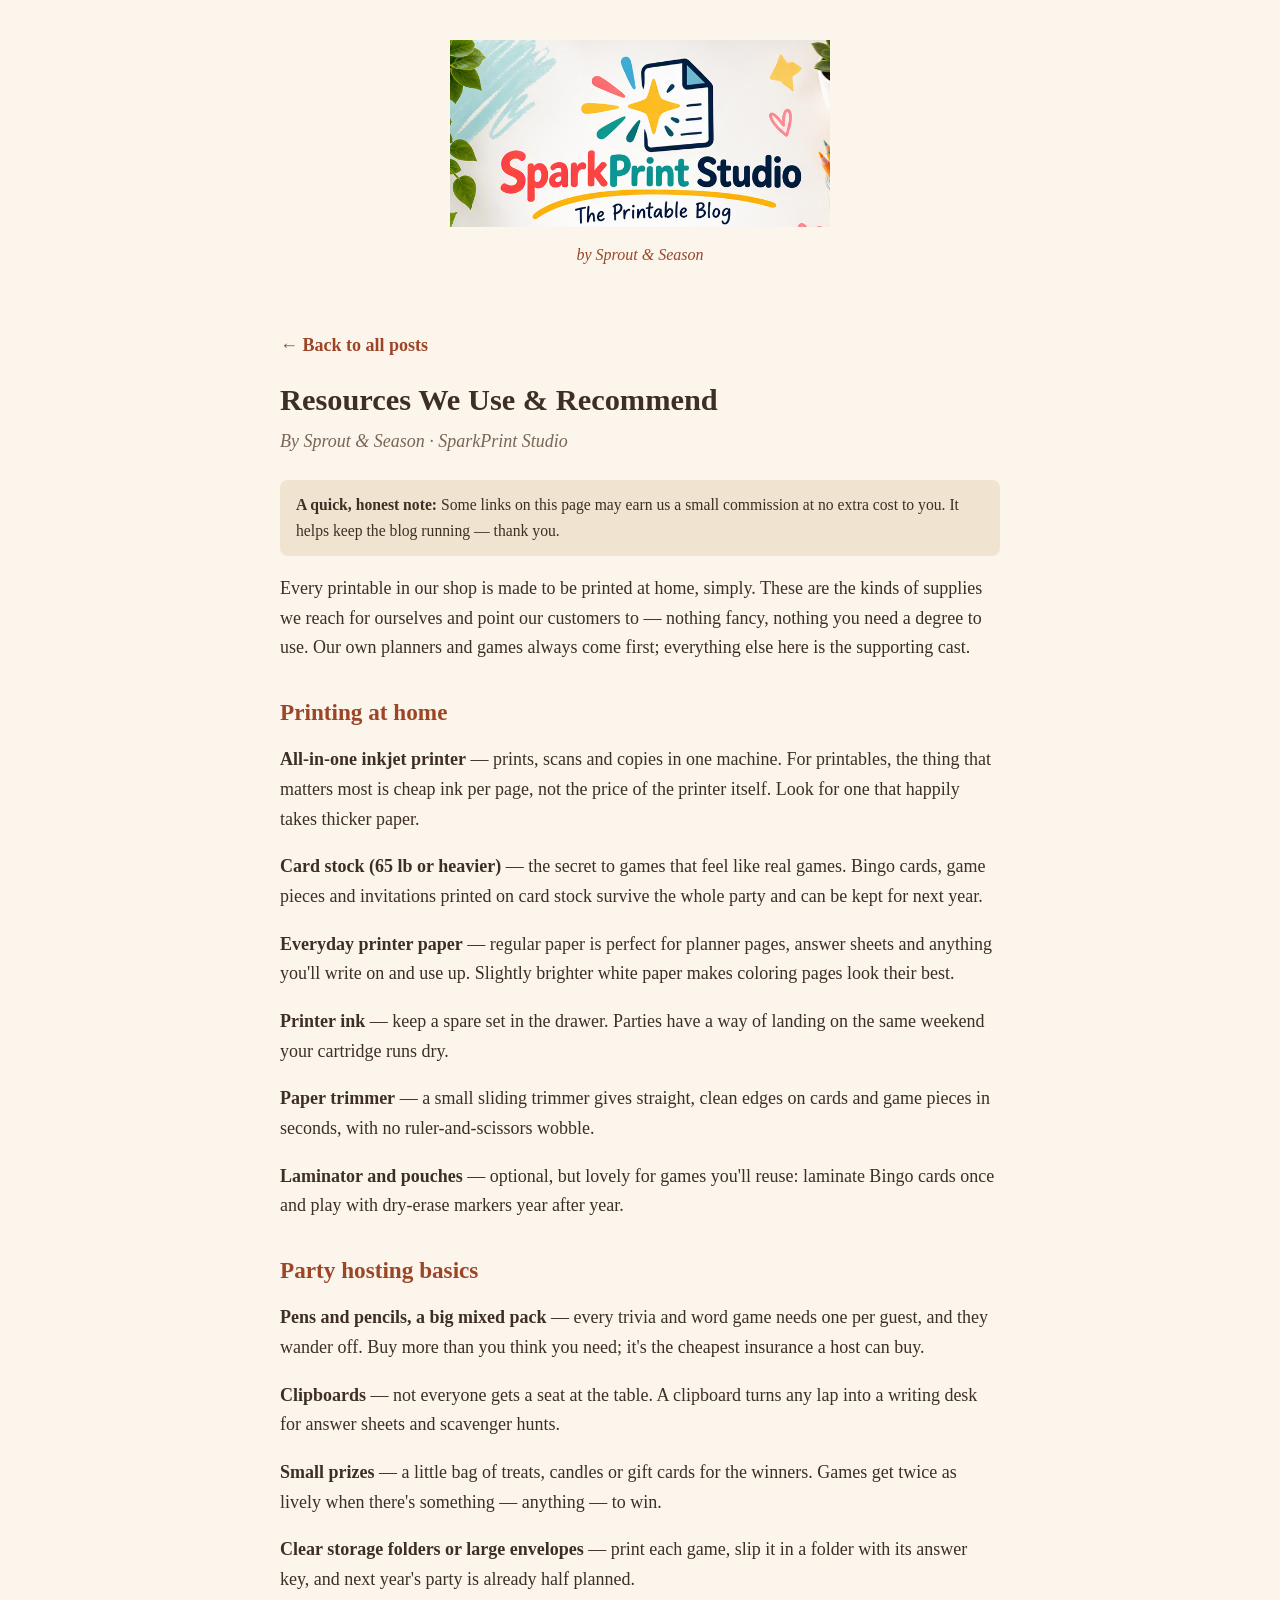
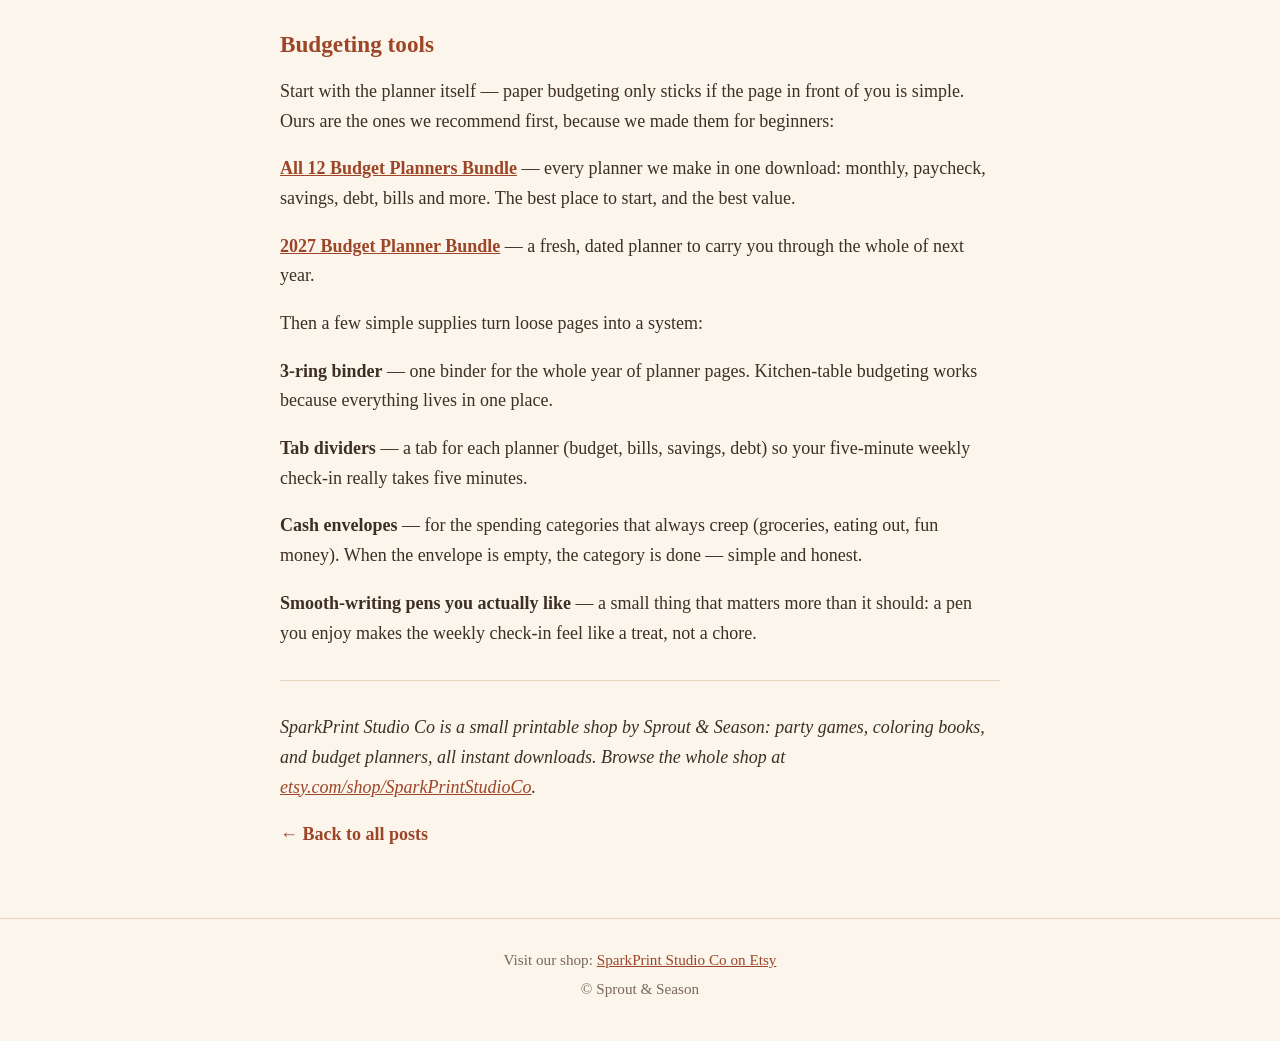
<file: resources.html>
<!DOCTYPE html>
<html lang="en">
<head>
<meta charset="UTF-8">
<meta name="viewport" content="width=device-width, initial-scale=1.0">
<title>Resources We Use &amp; Recommend — SparkPrint Studio</title>
<meta name="description" content="The printers, paper and simple supplies we recommend for printing party games, coloring books and budget planners at home — from SparkPrint Studio, by Sprout &amp; Season.">
<link rel="stylesheet" href="style.css">
</head>
<body>

<header class="site">
  <a href="index.html"><img class="brand-logo" src="logo.png" alt="SparkPrint Studio — The Printable Blog"></a>
  <p class="byline">by Sprout &amp; Season</p>
</header>

<main>
  <div class="wrap">
    <a class="back" href="index.html">&larr; Back to all posts</a>

    <article class="post">
      <h1>Resources We Use &amp; Recommend</h1>
      <p class="post-byline">By Sprout &amp; Season · SparkPrint Studio</p>

      <p class="sale-note"><strong>A quick, honest note:</strong> Some links on this page may earn us a small commission at no extra cost to you. It helps keep the blog running — thank you.</p>

      <p>Every printable in our shop is made to be printed at home, simply. These are the kinds of supplies we reach for ourselves and point our customers to — nothing fancy, nothing you need a degree to use. Our own planners and games always come first; everything else here is the supporting cast.</p>

      <h2>Printing at home</h2>

      <p><strong>All-in-one inkjet printer</strong><!-- AFFILIATE LINK GOES HERE after program approval --> — prints, scans and copies in one machine. For printables, the thing that matters most is cheap ink per page, not the price of the printer itself. Look for one that happily takes thicker paper.</p>

      <p><strong>Card stock (65 lb or heavier)</strong><!-- AFFILIATE LINK GOES HERE after program approval --> — the secret to games that feel like real games. Bingo cards, game pieces and invitations printed on card stock survive the whole party and can be kept for next year.</p>

      <p><strong>Everyday printer paper</strong><!-- AFFILIATE LINK GOES HERE after program approval --> — regular paper is perfect for planner pages, answer sheets and anything you'll write on and use up. Slightly brighter white paper makes coloring pages look their best.</p>

      <p><strong>Printer ink</strong><!-- AFFILIATE LINK GOES HERE after program approval --> — keep a spare set in the drawer. Parties have a way of landing on the same weekend your cartridge runs dry.</p>

      <p><strong>Paper trimmer</strong><!-- AFFILIATE LINK GOES HERE after program approval --> — a small sliding trimmer gives straight, clean edges on cards and game pieces in seconds, with no ruler-and-scissors wobble.</p>

      <p><strong>Laminator and pouches</strong><!-- AFFILIATE LINK GOES HERE after program approval --> — optional, but lovely for games you'll reuse: laminate Bingo cards once and play with dry-erase markers year after year.</p>

      <h2>Party hosting basics</h2>

      <p><strong>Pens and pencils, a big mixed pack</strong><!-- AFFILIATE LINK GOES HERE after program approval --> — every trivia and word game needs one per guest, and they wander off. Buy more than you think you need; it's the cheapest insurance a host can buy.</p>

      <p><strong>Clipboards</strong><!-- AFFILIATE LINK GOES HERE after program approval --> — not everyone gets a seat at the table. A clipboard turns any lap into a writing desk for answer sheets and scavenger hunts.</p>

      <p><strong>Small prizes</strong><!-- AFFILIATE LINK GOES HERE after program approval --> — a little bag of treats, candles or gift cards for the winners. Games get twice as lively when there's something — anything — to win.</p>

      <p><strong>Clear storage folders or large envelopes</strong><!-- AFFILIATE LINK GOES HERE after program approval --> — print each game, slip it in a folder with its answer key, and next year's party is already half planned.</p>

      <h2>Budgeting tools</h2>

      <p>Start with the planner itself — paper budgeting only sticks if the page in front of you is simple. Ours are the ones we recommend first, because we made them for beginners:</p>

      <p><strong><a href="https://www.etsy.com/listing/4615171148">All 12 Budget Planners Bundle</a></strong> — every planner we make in one download: monthly, paycheck, savings, debt, bills and more. The best place to start, and the best value.</p>

      <p><strong><a href="https://www.etsy.com/listing/4615883587">2027 Budget Planner Bundle</a></strong> — a fresh, dated planner to carry you through the whole of next year.</p>

      <p>Then a few simple supplies turn loose pages into a system:</p>

      <p><strong>3-ring binder</strong><!-- AFFILIATE LINK GOES HERE after program approval --> — one binder for the whole year of planner pages. Kitchen-table budgeting works because everything lives in one place.</p>

      <p><strong>Tab dividers</strong><!-- AFFILIATE LINK GOES HERE after program approval --> — a tab for each planner (budget, bills, savings, debt) so your five-minute weekly check-in really takes five minutes.</p>

      <p><strong>Cash envelopes</strong><!-- AFFILIATE LINK GOES HERE after program approval --> — for the spending categories that always creep (groceries, eating out, fun money). When the envelope is empty, the category is done — simple and honest.</p>

      <p><strong>Smooth-writing pens you actually like</strong><!-- AFFILIATE LINK GOES HERE after program approval --> — a small thing that matters more than it should: a pen you enjoy makes the weekly check-in feel like a treat, not a chore.</p>

      <hr>

      <p><em>SparkPrint Studio Co is a small printable shop by Sprout &amp; Season: party games, coloring books, and budget planners, all instant downloads. Browse the whole shop at <a href="https://www.etsy.com/shop/SparkPrintStudioCo">etsy.com/shop/SparkPrintStudioCo</a>.</em></p>
    </article>

    <a class="back" href="index.html">&larr; Back to all posts</a>
  </div>
</main>

<footer class="site">
  <p>Visit our shop: <a href="https://www.etsy.com/shop/SparkPrintStudioCo">SparkPrint Studio Co on Etsy</a></p>
  <p>&copy; Sprout &amp; Season</p>
</footer>

</body>
</html>
</file>
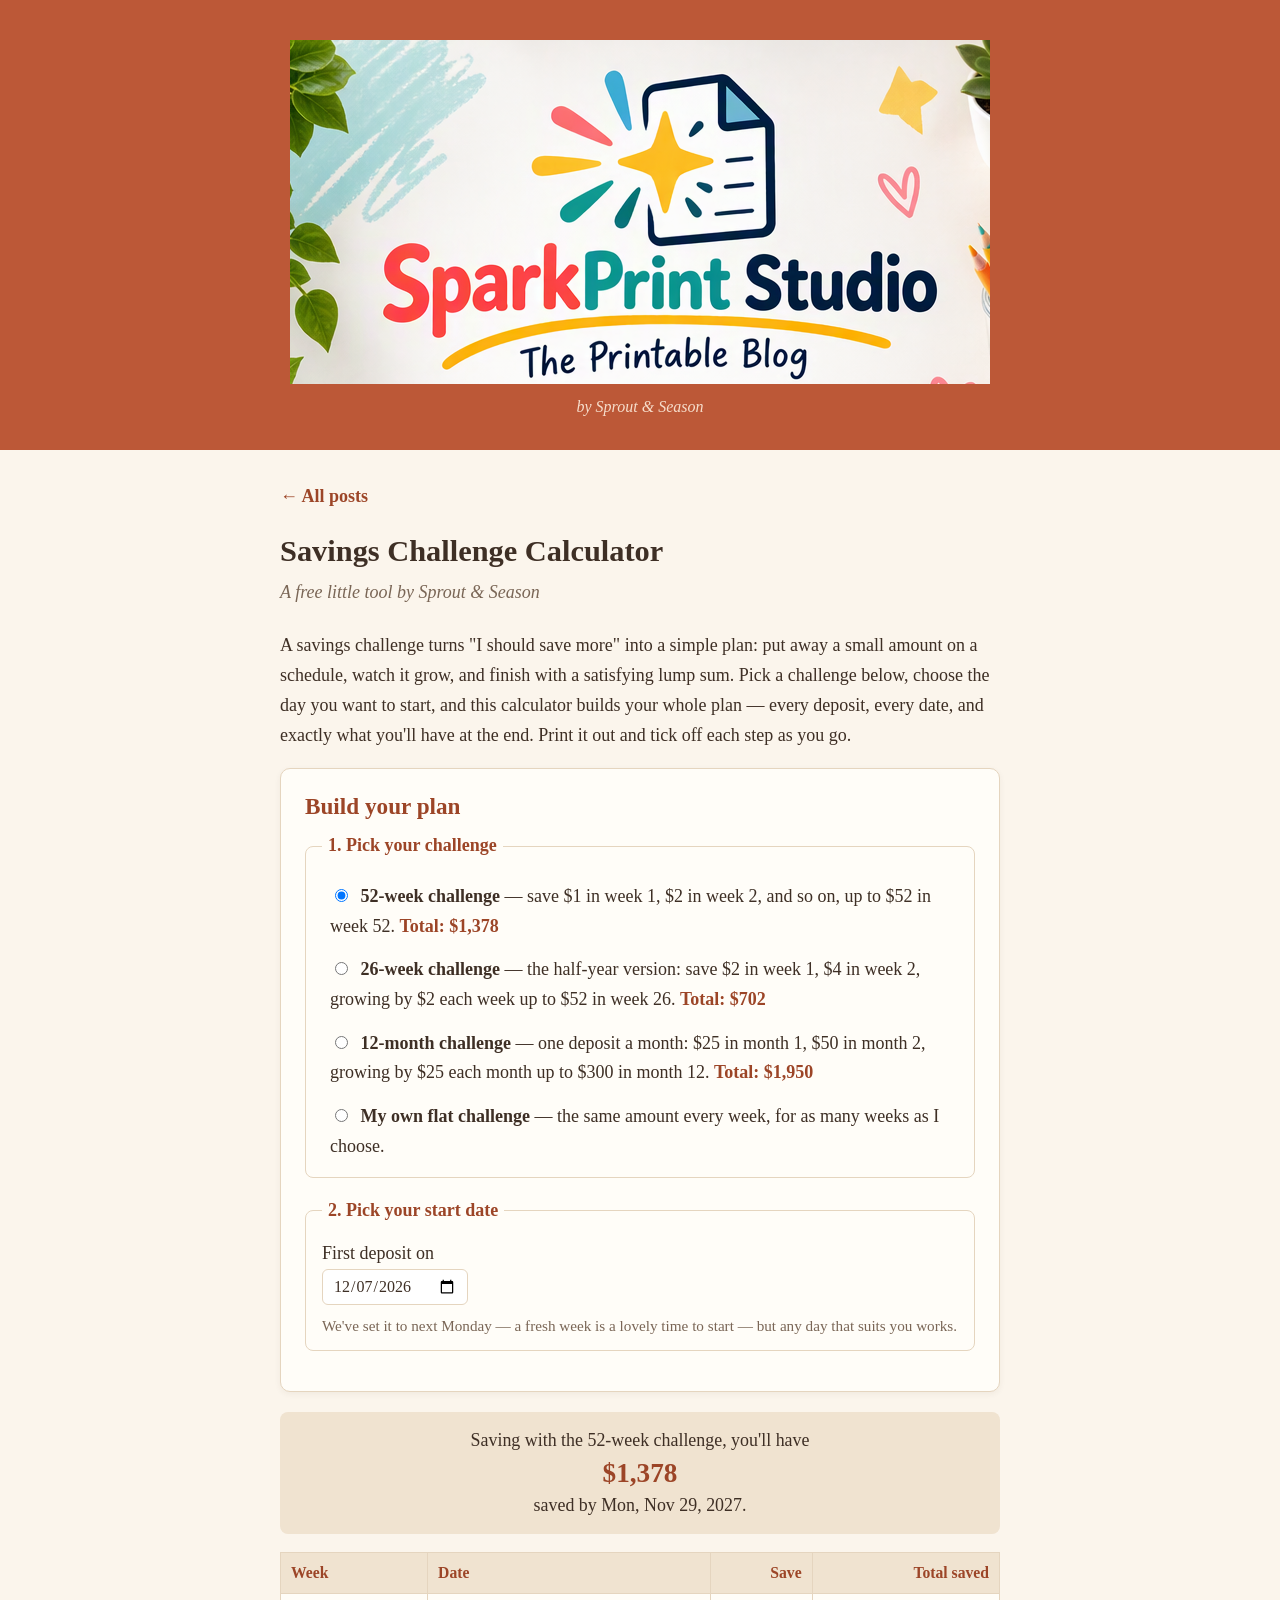
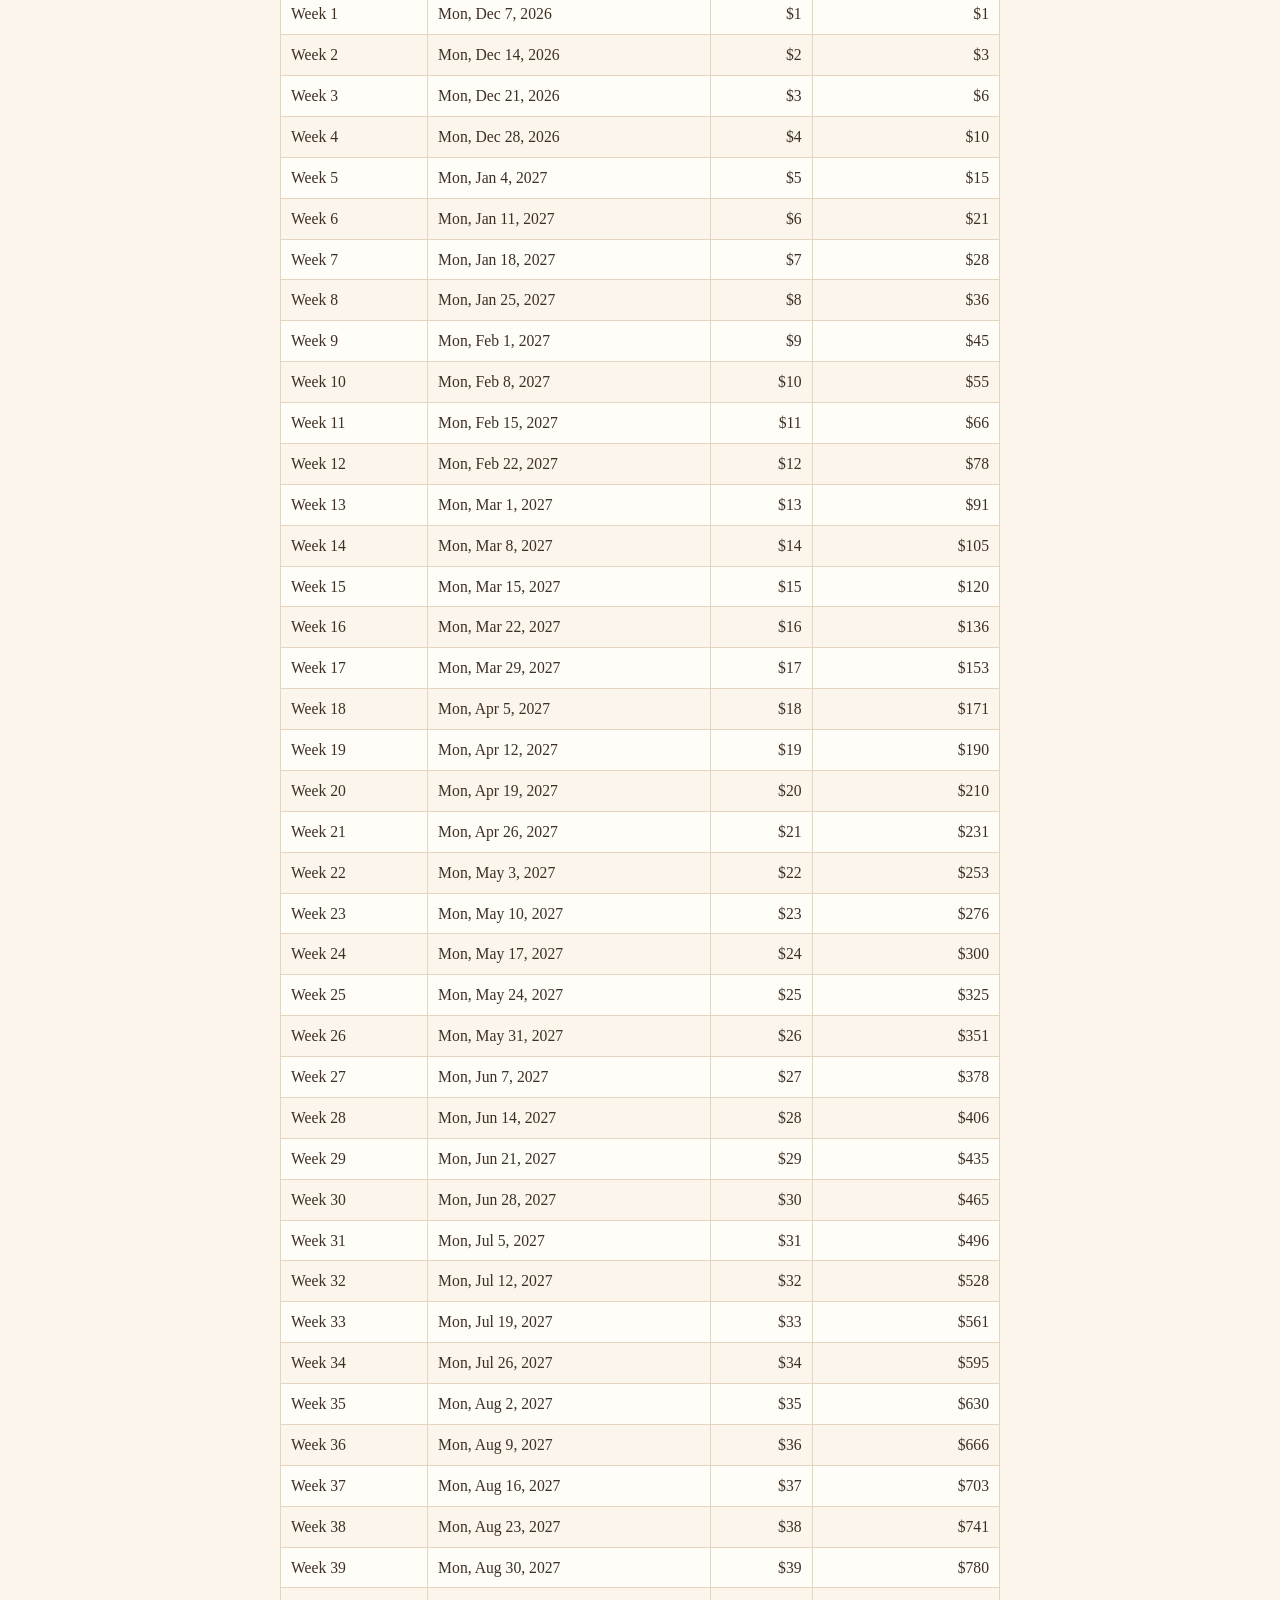
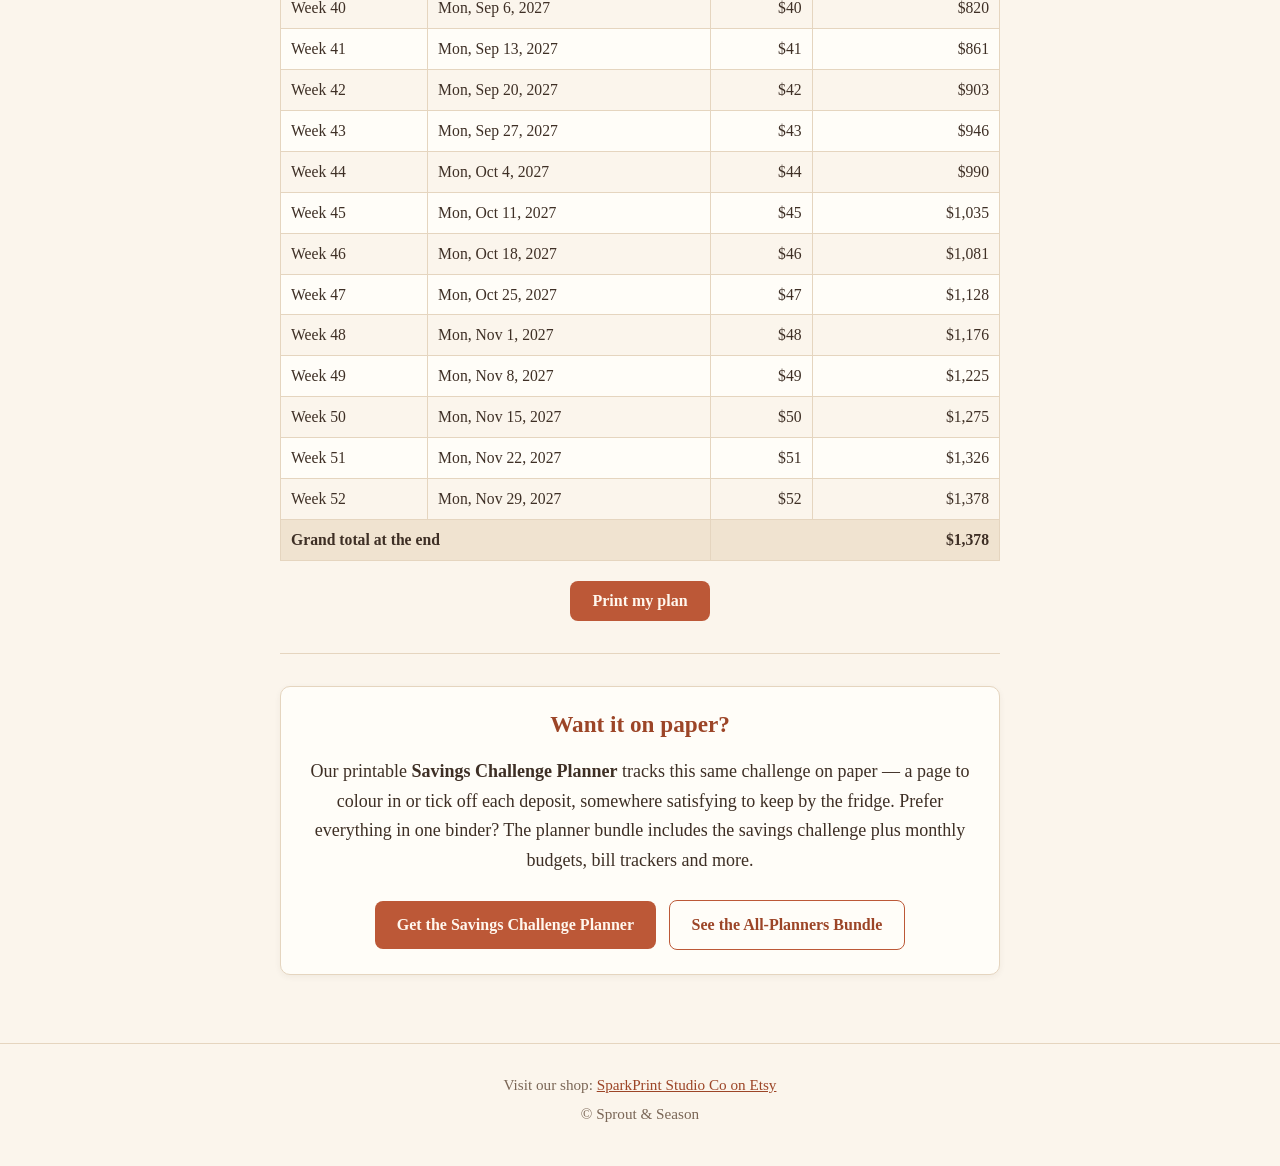
<file: tool-savings-calculator.html>
<!DOCTYPE html>
<html lang="en">
<head>
<meta charset="UTF-8">
<meta name="viewport" content="width=device-width, initial-scale=1.0">
<title>Savings Challenge Calculator — SparkPrint Studio</title>
<meta name="description" content="Work out a 52-week, 26-week or 12-month savings challenge week by week — then print your plan. A free tool from SparkPrint Studio, by Sprout &amp; Season.">
<style>
/* SparkPrint Studio — The Printable Blog
   Warm cream & terracotta, simple and self-contained.
   (Same palette/type as the blog's shared style.css, inlined so this
   tool page works fully offline as a single file.) */

:root {
  --cream: #fbf5ec;
  --paper: #fffdf8;
  --ink: #3e2f25;
  --muted: #7a6656;
  --terra: #bc5837;
  --terra-dark: #9c4527;
  --sand: #f0e3d0;
  --line: #e5d5bf;
}

* { box-sizing: border-box; }

body {
  margin: 0;
  background: var(--cream);
  color: var(--ink);
  font-family: Georgia, "Times New Roman", serif;
  font-size: 18px;
  line-height: 1.65;
}

.wrap {
  max-width: 760px;
  margin: 0 auto;
  padding: 0 20px;
}

header.site {
  background: var(--terra);
  color: #fff7ee;
  text-align: center;
  padding: 40px 20px 30px;
}

header.site h1 {
  margin: 0 0 6px;
  font-size: 2rem;
  line-height: 1.25;
}

header.site h1 a {
  color: #fff7ee;
  text-decoration: none;
}

header.site .byline {
  margin: 0;
  font-style: italic;
  color: #f6ddcb;
  font-size: 1rem;
}

main { padding: 32px 0 8px; }

h2 {
  color: var(--terra-dark);
  font-size: 1.45rem;
  line-height: 1.3;
  margin: 34px 0 10px;
}

article.post h1 {
  font-size: 1.9rem;
  line-height: 1.25;
  color: var(--ink);
  margin: 0 0 8px;
}

.post-byline {
  font-style: italic;
  color: var(--muted);
  margin: 0 0 24px;
}

a { color: var(--terra-dark); }
a:hover { color: var(--terra); }

.card {
  background: var(--paper);
  border: 1px solid var(--line);
  border-radius: 10px;
  padding: 22px 24px;
  margin: 0 0 20px;
  box-shadow: 0 2px 6px rgba(62, 47, 37, 0.06);
}

.card h2 { margin-top: 0; }

.sale-note {
  background: var(--sand);
  border-radius: 8px;
  padding: 12px 16px;
  font-size: 0.98rem;
}

.back {
  display: inline-block;
  margin-bottom: 20px;
  font-weight: bold;
  text-decoration: none;
}

hr {
  border: none;
  border-top: 1px solid var(--line);
  margin: 32px 0;
}

footer.site {
  border-top: 1px solid var(--line);
  margin-top: 40px;
  padding: 24px 20px 36px;
  text-align: center;
  color: var(--muted);
  font-size: 0.95rem;
}

footer.site p { margin: 4px 0; }

/* ——— Savings calculator tool ——— */

fieldset {
  border: 1px solid var(--line);
  border-radius: 8px;
  margin: 0 0 18px;
  padding: 14px 16px 8px;
  background: var(--paper);
}

legend {
  font-weight: bold;
  color: var(--terra-dark);
  padding: 0 6px;
}

label.choice {
  display: block;
  padding: 7px 8px;
  border-radius: 6px;
  cursor: pointer;
}

label.choice:hover { background: var(--cream); }
label.choice input { margin-right: 8px; }
label.choice .total { font-weight: bold; color: var(--terra-dark); }

.custom-fields {
  margin: 4px 0 10px 30px;
  display: none;
}

.custom-fields.open { display: block; }

.custom-fields label {
  display: block;
  margin: 8px 0 2px;
  font-size: 0.98rem;
}

input[type="number"],
input[type="date"] {
  font-family: inherit;
  font-size: 1rem;
  color: var(--ink);
  background: #fff;
  border: 1px solid var(--line);
  border-radius: 6px;
  padding: 7px 10px;
  max-width: 220px;
}

.btn {
  display: inline-block;
  font-family: inherit;
  font-size: 1rem;
  font-weight: bold;
  color: #fff7ee;
  background: var(--terra);
  border: none;
  border-radius: 8px;
  padding: 11px 22px;
  cursor: pointer;
  text-decoration: none;
}

.btn:hover { background: var(--terra-dark); color: #fff7ee; }

.result-total {
  background: var(--sand);
  border-radius: 8px;
  padding: 14px 18px;
  font-size: 1.12rem;
  text-align: center;
  margin: 0 0 18px;
}

.result-total .big {
  display: block;
  font-size: 1.7rem;
  font-weight: bold;
  color: var(--terra-dark);
  line-height: 1.3;
}

table.plan {
  width: 100%;
  border-collapse: collapse;
  font-size: 0.98rem;
  background: var(--paper);
}

table.plan th, table.plan td {
  border: 1px solid var(--line);
  padding: 7px 10px;
  text-align: left;
}

table.plan th {
  background: var(--sand);
  color: var(--terra-dark);
}

table.plan td.num, table.plan th.num { text-align: right; }
table.plan tbody tr:nth-child(even) { background: var(--cream); }
table.plan tfoot td { font-weight: bold; background: var(--sand); }

.cta { text-align: center; }
.cta .btn { margin: 6px 4px 2px; }
.cta .btn.secondary {
  background: var(--paper);
  color: var(--terra-dark);
  border: 1px solid var(--terra);
}
.cta .btn.secondary:hover { background: var(--sand); }

@media (max-width: 560px) {
  body { font-size: 17px; }
  header.site { padding: 30px 16px 24px; }
  header.site h1 { font-size: 1.6rem; }
  article.post h1 { font-size: 1.55rem; }
  .card { padding: 18px; }
  .custom-fields { margin-left: 8px; }
}

/* ——— Print: just the plan, clean on paper ——— */
@media print {
  body { background: #fff; font-size: 12pt; }
  header.site, footer.site, .back, .no-print { display: none !important; }
  main { padding: 0; }
  .card { border: none; box-shadow: none; padding: 0; }
  table.plan th { background: #eee !important; -webkit-print-color-adjust: exact; print-color-adjust: exact; }
  table.plan tfoot td { background: #eee !important; -webkit-print-color-adjust: exact; print-color-adjust: exact; }
  .result-total { background: #eee !important; -webkit-print-color-adjust: exact; print-color-adjust: exact; }
  a { color: #000; text-decoration: none; }
}
</style>
</head>
<body>

<header class="site">
  <a href="index.html"><img class="brand-logo" src="logo.png" alt="SparkPrint Studio — The Printable Blog"></a>
  <p class="byline">by Sprout &amp; Season</p>
</header>

<main>
  <div class="wrap">

    <a class="back" href="index.html">&larr; All posts</a>

    <article class="post">
      <h1>Savings Challenge Calculator</h1>
      <p class="post-byline">A free little tool by Sprout &amp; Season</p>

      <p>A savings challenge turns "I should save more" into a simple plan: put away a small amount on a schedule, watch it grow, and finish with a satisfying lump sum. Pick a challenge below, choose the day you want to start, and this calculator builds your whole plan — every deposit, every date, and exactly what you'll have at the end. Print it out and tick off each step as you go.</p>

      <div class="card no-print">
        <h2>Build your plan</h2>
        <form id="calc-form">
          <fieldset>
            <legend>1. Pick your challenge</legend>

            <label class="choice">
              <input type="radio" name="challenge" value="w52" checked>
              <strong>52-week challenge</strong> — save $1 in week 1, $2 in week 2, and so on, up to $52 in week 52.
              <span class="total">Total: $1,378</span>
            </label>

            <label class="choice">
              <input type="radio" name="challenge" value="w26">
              <strong>26-week challenge</strong> — the half-year version: save $2 in week 1, $4 in week 2, growing by $2 each week up to $52 in week 26.
              <span class="total">Total: $702</span>
            </label>

            <label class="choice">
              <input type="radio" name="challenge" value="m12">
              <strong>12-month challenge</strong> — one deposit a month: $25 in month 1, $50 in month 2, growing by $25 each month up to $300 in month 12.
              <span class="total">Total: $1,950</span>
            </label>

            <label class="choice">
              <input type="radio" name="challenge" value="flat">
              <strong>My own flat challenge</strong> — the same amount every week, for as many weeks as I choose.
            </label>

            <div class="custom-fields" id="custom-fields">
              <label for="flat-amount">Amount to save each week ($)</label>
              <input type="number" id="flat-amount" min="0.01" step="0.01" value="20">
              <label for="flat-weeks">Number of weeks</label>
              <input type="number" id="flat-weeks" min="1" max="260" step="1" value="26">
            </div>
          </fieldset>

          <fieldset>
            <legend>2. Pick your start date</legend>
            <label for="start-date">First deposit on</label><br>
            <input type="date" id="start-date">
            <p style="margin:8px 0 4px; color: var(--muted); font-size: 0.95rem;">We've set it to next Monday — a fresh week is a lovely time to start — but any day that suits you works.</p>
          </fieldset>
        </form>
      </div>

      <div id="results">
        <p class="result-total" id="result-total"></p>

        <table class="plan" id="plan-table">
          <thead>
            <tr>
              <th id="th-period">Week</th>
              <th>Date</th>
              <th class="num">Save</th>
              <th class="num">Total saved</th>
            </tr>
          </thead>
          <tbody id="plan-body"></tbody>
          <tfoot>
            <tr>
              <td colspan="2">Grand total at the end</td>
              <td class="num" colspan="2" id="plan-grand-total"></td>
            </tr>
          </tfoot>
        </table>

        <p class="no-print" style="text-align:center; margin-top:20px;">
          <button type="button" class="btn" id="print-btn">Print my plan</button>
        </p>
      </div>

      <hr>

      <div class="card cta">
        <h2>Want it on paper?</h2>
        <p>Our printable <strong>Savings Challenge Planner</strong> tracks this same challenge on paper — a page to colour in or tick off each deposit, somewhere satisfying to keep by the fridge. Prefer everything in one binder? The planner bundle includes the savings challenge plus monthly budgets, bill trackers and more.</p>
        <a class="btn" href="https://www.etsy.com/listing/4615177938">Get the Savings Challenge Planner</a>
        <a class="btn secondary" href="https://www.etsy.com/listing/4615171148">See the All-Planners Bundle</a>
      </div>

    </article>

  </div>
</main>

<footer class="site">
  <p>Visit our shop: <a href="https://www.etsy.com/shop/SparkPrintStudioCo">SparkPrint Studio Co on Etsy</a></p>
  <p>&copy; Sprout &amp; Season</p>
</footer>

<script>
"use strict";

/* PURE-LOGIC-START */

/*
 * Challenge maths — all amounts handled in whole cents so totals are exact.
 *
 * Preset totals, verified:
 *  - 52-week growing:  $1 + $2 + ... + $52  = 52*53/2        = 1378  -> $1,378
 *  - 26-week growing:  $2 + $4 + ... + $52  = 2*(26*27/2)    = 702   -> $702
 *    (the 52-week challenge compressed into half a year by doubling each
 *     weekly amount — $2 steps instead of $1 steps)
 *  - 12-month growing: $25 + $50 + ... + $300 = 25*(12*13/2) = 1950  -> $1,950
 *    (one deposit per month, growing by $25 each month)
 */
var PRESETS = {
  w52: { periods: 52, periodLabel: "Week",  stepDays: 7, stepMonths: 0,
         amountCents: function (n) { return n * 100; } },
  w26: { periods: 26, periodLabel: "Week",  stepDays: 7, stepMonths: 0,
         amountCents: function (n) { return 2 * n * 100; } },
  m12: { periods: 12, periodLabel: "Month", stepDays: 0, stepMonths: 1,
         amountCents: function (n) { return 25 * n * 100; } }
};

function addMonthsClamped(date, months) {
  var d = new Date(date.getFullYear(), date.getMonth() + months, 1);
  var lastDay = new Date(d.getFullYear(), d.getMonth() + 1, 0).getDate();
  d.setDate(Math.min(date.getDate(), lastDay));
  return d;
}

/* Build the schedule rows for a preset (or a flat plan when presetKey is
 * "flat"): returns [{n, date, amountCents, runningCents}, ...] */
function buildSchedule(presetKey, startDate, flatAmountCents, flatWeeks) {
  var periods, label, stepDays, stepMonths, amountFn;
  if (presetKey === "flat") {
    periods = flatWeeks; label = "Week"; stepDays = 7; stepMonths = 0;
    amountFn = function () { return flatAmountCents; };
  } else {
    var p = PRESETS[presetKey];
    periods = p.periods; label = p.periodLabel;
    stepDays = p.stepDays; stepMonths = p.stepMonths;
    amountFn = p.amountCents;
  }
  var rows = [], running = 0, date = new Date(startDate.getTime());
  for (var n = 1; n <= periods; n++) {
    var amt = amountFn(n);
    running += amt;
    rows.push({ n: n, label: label, date: new Date(date.getTime()),
                amountCents: amt, runningCents: running });
    if (stepMonths) { date = addMonthsClamped(date, stepMonths); }
    else { date.setDate(date.getDate() + stepDays); }
  }
  return rows;
}

function totalCents(rows) {
  return rows.length ? rows[rows.length - 1].runningCents : 0;
}

/* PURE-LOGIC-END */

function fmtMoney(cents) {
  var neg = cents < 0; cents = Math.abs(cents);
  var dollars = Math.floor(cents / 100), rem = cents % 100;
  var s = dollars.toString().replace(/\B(?=(\d{3})+(?!\d))/g, ",");
  if (rem) { s += "." + (rem < 10 ? "0" : "") + rem; }
  return (neg ? "-$" : "$") + s;
}

function fmtDate(d) {
  return d.toLocaleDateString("en-US",
    { weekday: "short", month: "short", day: "numeric", year: "numeric" });
}

/* Default start date: next Monday from today (today itself if it's Monday). */
function nextMonday(from) {
  var d = new Date(from.getFullYear(), from.getMonth(), from.getDate());
  var add = (8 - d.getDay()) % 7; /* Mon=1 ... Sun=0 -> days until Monday */
  d.setDate(d.getDate() + add);
  return d;
}

function toISODate(d) {
  var m = ("0" + (d.getMonth() + 1)).slice(-2);
  var day = ("0" + d.getDate()).slice(-2);
  return d.getFullYear() + "-" + m + "-" + day;
}

function render() {
  var key = document.querySelector('input[name="challenge"]:checked').value;
  document.getElementById("custom-fields").className =
    "custom-fields" + (key === "flat" ? " open" : "");

  var dateVal = document.getElementById("start-date").value;
  var start = dateVal ? new Date(dateVal + "T00:00:00") : nextMonday(new Date());

  var flatAmountCents = Math.round(
    (parseFloat(document.getElementById("flat-amount").value) || 0) * 100);
  var flatWeeks = parseInt(document.getElementById("flat-weeks").value, 10) || 0;
  if (key === "flat") {
    if (flatAmountCents < 1) { flatAmountCents = 1; }
    if (flatWeeks < 1) { flatWeeks = 1; }
    if (flatWeeks > 260) { flatWeeks = 260; }
  }

  var rows = buildSchedule(key, start, flatAmountCents, flatWeeks);
  var total = totalCents(rows);
  var last = rows[rows.length - 1];

  document.getElementById("th-period").textContent =
    rows.length ? rows[0].label : "Week";

  var names = { w52: "52-week challenge", w26: "26-week challenge",
                m12: "12-month challenge", flat: "flat savings challenge" };
  document.getElementById("result-total").innerHTML =
    "Saving with the " + names[key] + ", you'll have" +
    '<span class="big">' + fmtMoney(total) + "</span>" +
    "saved by " + fmtDate(last.date) + ".";

  var html = "";
  for (var i = 0; i < rows.length; i++) {
    var r = rows[i];
    html += "<tr><td>" + r.label + " " + r.n + "</td><td>" + fmtDate(r.date) +
            '</td><td class="num">' + fmtMoney(r.amountCents) +
            '</td><td class="num">' + fmtMoney(r.runningCents) +
            "</td></tr>";
  }
  document.getElementById("plan-body").innerHTML = html;
  document.getElementById("plan-grand-total").textContent = fmtMoney(total);
}

document.addEventListener("DOMContentLoaded", function () {
  var startInput = document.getElementById("start-date");
  startInput.value = toISODate(nextMonday(new Date()));
  document.getElementById("calc-form").addEventListener("change", render);
  document.getElementById("calc-form").addEventListener("input", render);
  document.getElementById("print-btn").addEventListener("click", function () {
    window.print();
  });
  render();
});
</script>

</body>
</html>
</file>
<file: style.css>
/* SparkPrint Studio — The Printable Blog
   Warm cream & terracotta, simple and self-contained. */

:root {
  --cream: #fbf5ec;
  --paper: #fffdf8;
  --ink: #3e2f25;
  --muted: #7a6656;
  --terra: #bc5837;
  --terra-dark: #9c4527;
  --sand: #f0e3d0;
  --line: #e5d5bf;
}

* { box-sizing: border-box; }

body {
  margin: 0;
  background: var(--cream);
  color: var(--ink);
  font-family: Georgia, "Times New Roman", serif;
  font-size: 18px;
  line-height: 1.65;
}

.wrap {
  max-width: 760px;
  margin: 0 auto;
  padding: 0 20px;
}

header.site {
  background: var(--cream);
  color: #fff7ee;
  text-align: center;
  padding: 40px 20px 30px;
}

header.site h1 {
  margin: 0 0 6px;
  font-size: 2rem;
  line-height: 1.25;
}

header.site h1 a {
  color: #fff7ee;
  text-decoration: none;
}

header.site .byline {
  margin: 6px 0 0;
  font-style: italic;
  color: var(--terra-dark);
  font-size: 1rem;
}

main { padding: 32px 0 8px; }

.intro {
  font-size: 1.08rem;
  text-align: center;
  color: var(--muted);
  margin: 0 auto 36px;
  max-width: 620px;
}

h2 {
  color: var(--terra-dark);
  font-size: 1.45rem;
  line-height: 1.3;
  margin: 34px 0 10px;
}

article.post h1 {
  font-size: 1.9rem;
  line-height: 1.25;
  color: var(--ink);
  margin: 0 0 8px;
}

.post-byline {
  font-style: italic;
  color: var(--muted);
  margin: 0 0 24px;
}

a { color: var(--terra-dark); }
a:hover { color: var(--terra); }

.card {
  background: var(--paper);
  border: 1px solid var(--line);
  border-radius: 10px;
  padding: 22px 24px;
  margin: 0 0 20px;
  box-shadow: 0 2px 6px rgba(62, 47, 37, 0.06);
}

.card h2 { margin-top: 0; }
.card h2 a { text-decoration: none; }
.card p { margin: 0 0 12px; }

.card .read {
  font-weight: bold;
  text-decoration: none;
}

.sale-note {
  background: var(--sand);
  border-radius: 8px;
  padding: 12px 16px;
  font-size: 0.98rem;
}

.back {
  display: inline-block;
  margin-bottom: 20px;
  font-weight: bold;
  text-decoration: none;
}

hr {
  border: none;
  border-top: 1px solid var(--line);
  margin: 32px 0;
}

footer.site {
  border-top: 1px solid var(--line);
  margin-top: 40px;
  padding: 24px 20px 36px;
  text-align: center;
  color: var(--muted);
  font-size: 0.95rem;
}

footer.site p { margin: 4px 0; }

@media (max-width: 560px) {
  body { font-size: 17px; }
  header.site { padding: 30px 16px 24px; }
  header.site h1 { font-size: 1.6rem; }
  article.post h1 { font-size: 1.55rem; }
  .card { padding: 18px; }
}

.brand-logo { width: min(380px, 85%); height: auto; }
.hero-banner { width: 100%; height: auto; border-radius: 14px; margin: 0 0 1.4em; }
</file>
